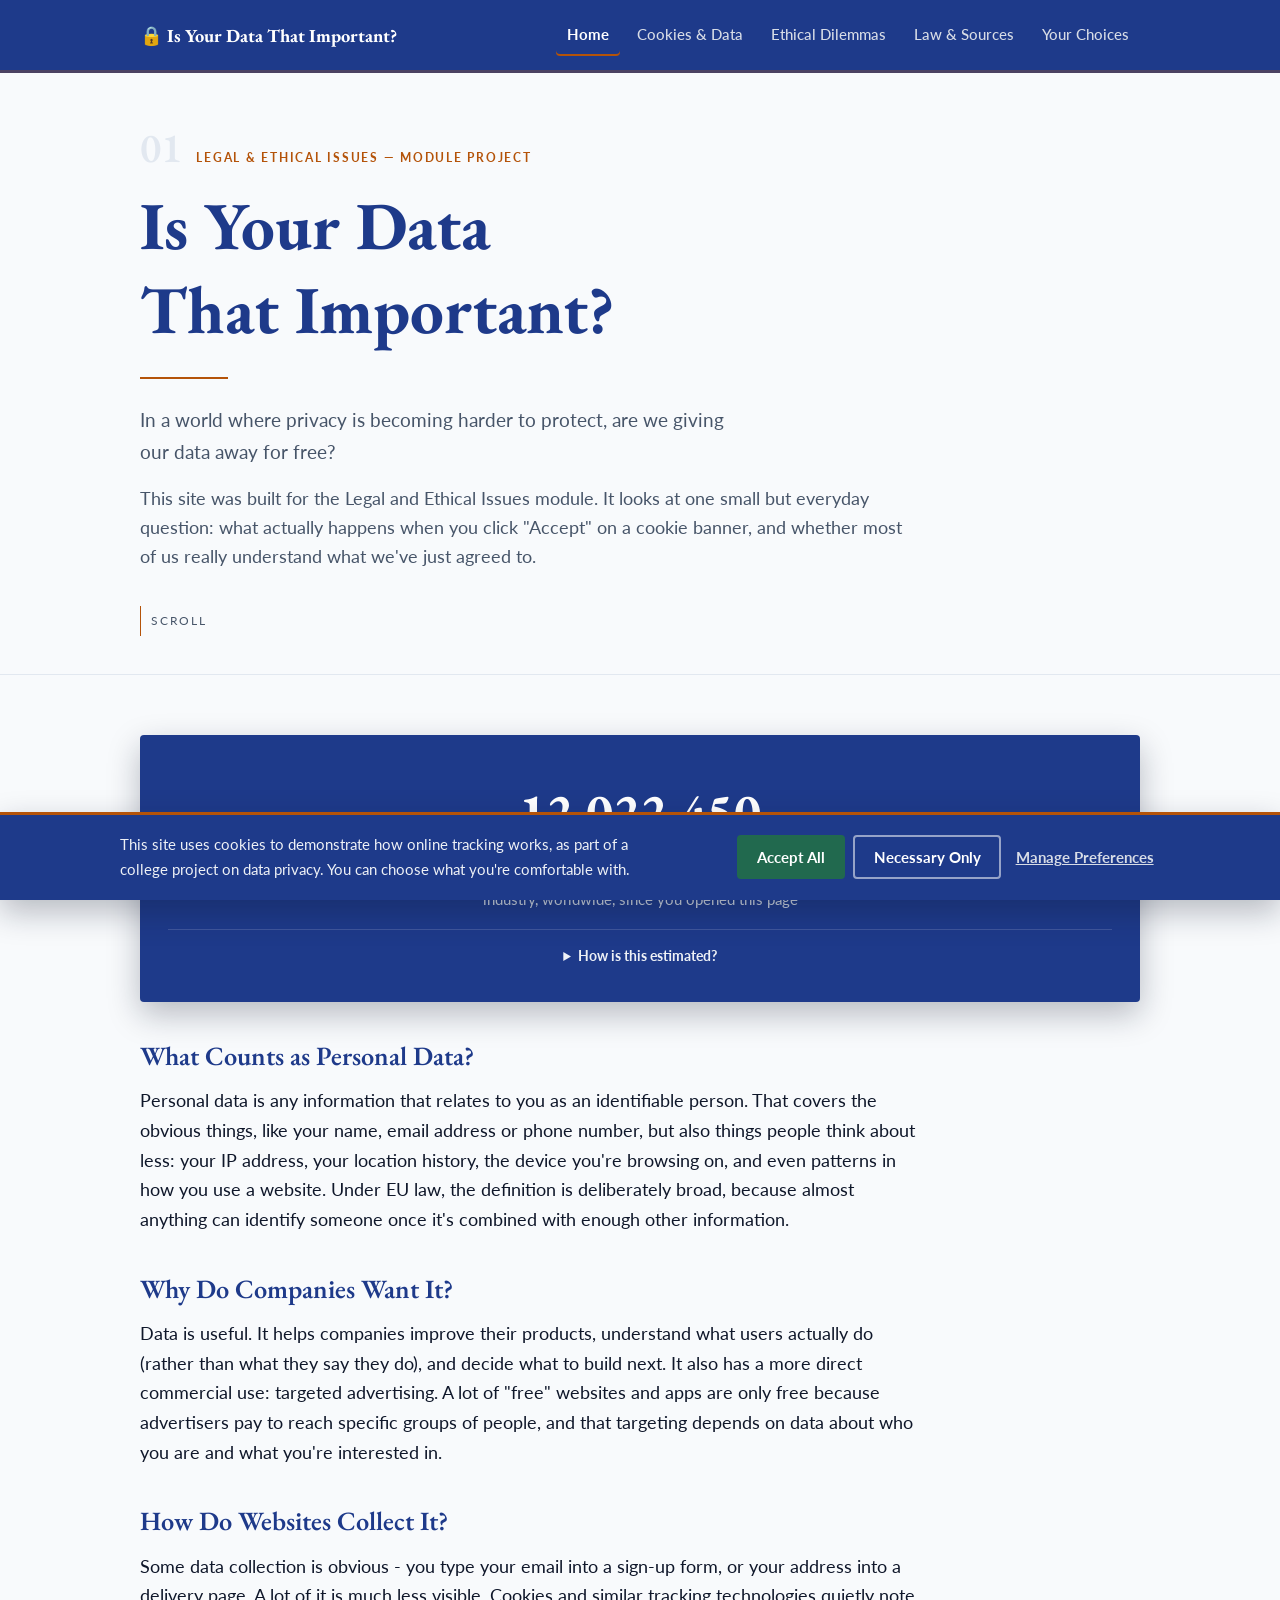
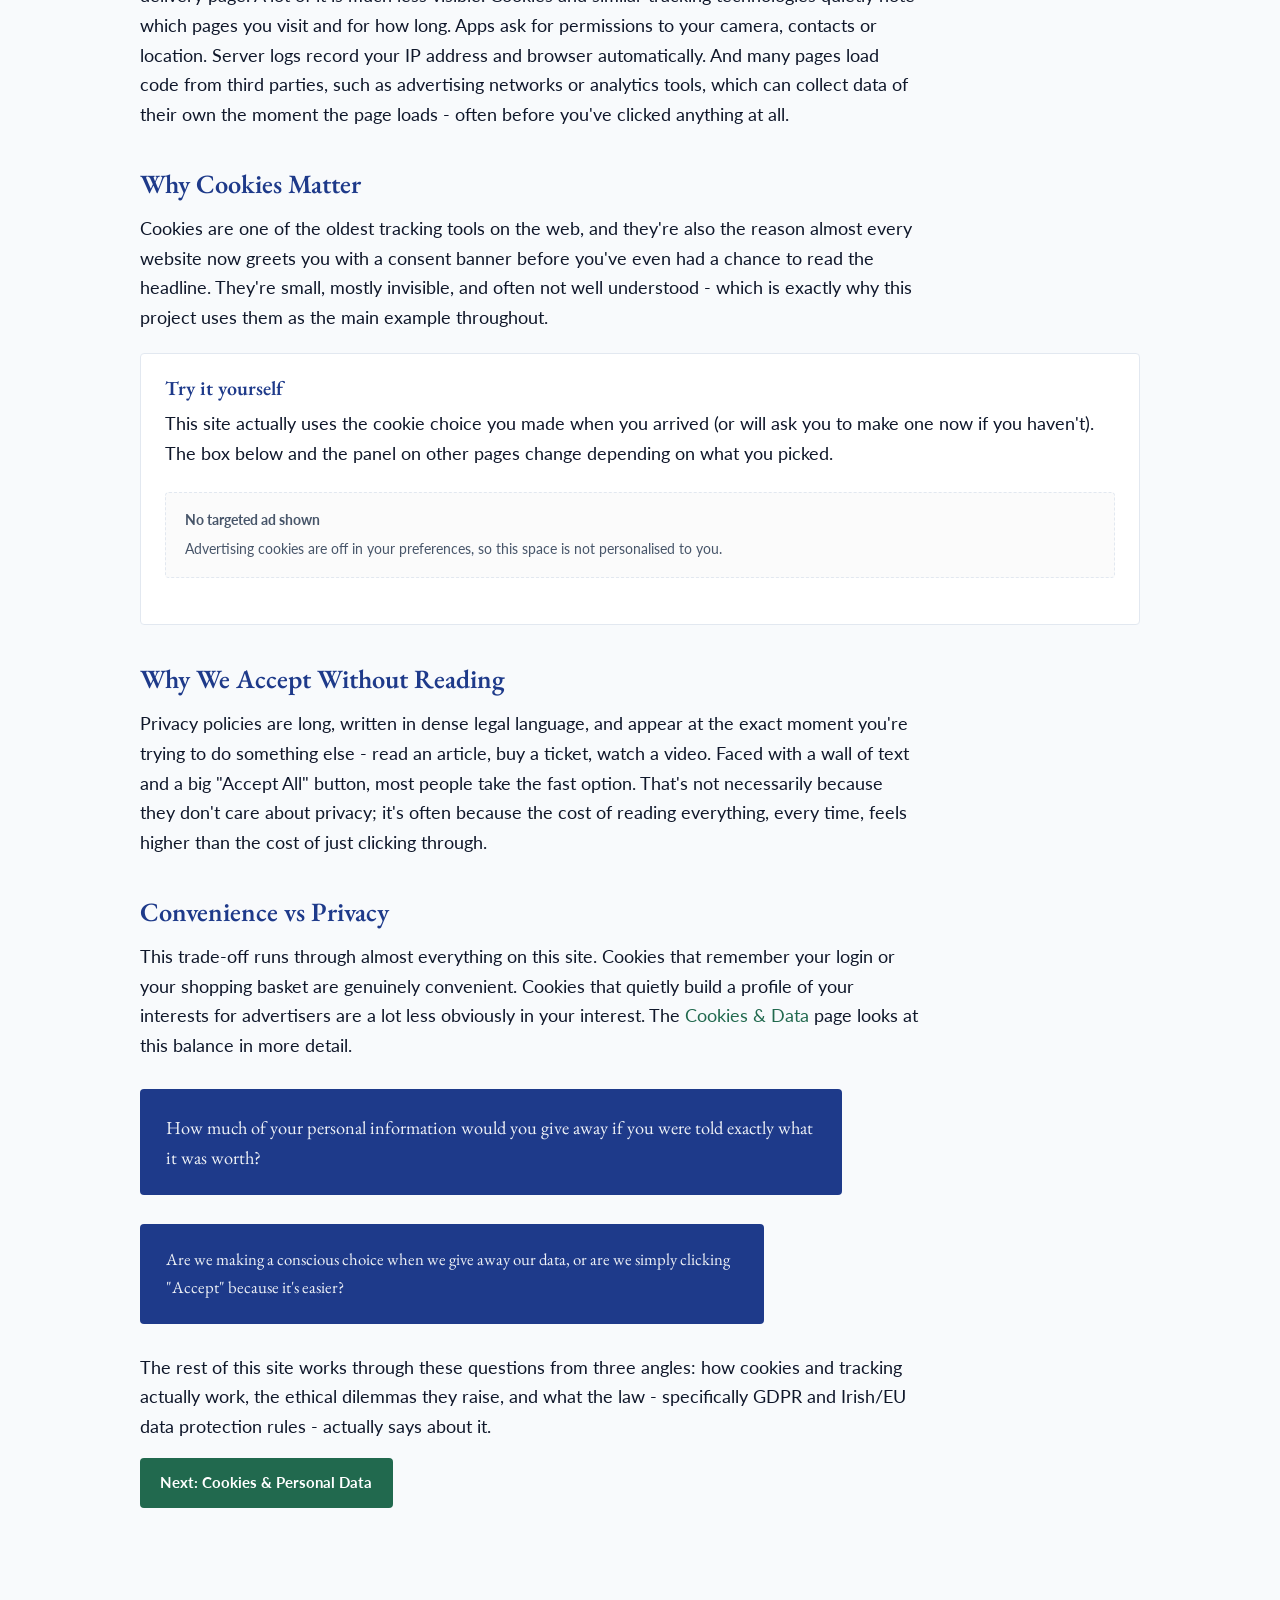
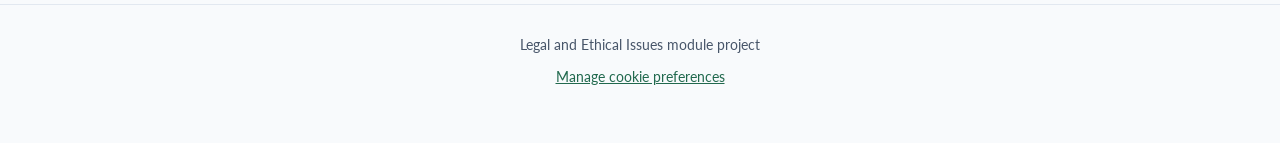
<file: index.html>
<!DOCTYPE html>
<html lang="en">
<head>
<meta charset="UTF-8">
<script>document.documentElement.classList.add('js-enabled');</script>
<meta name="viewport" content="width=device-width, initial-scale=1.0">
<title>Is Your Data That Important? — Home</title>
<meta name="description" content="An academic project on cookies, online tracking and consent, made for the Legal and Ethical Issues module.">
<link rel="icon" href="data:image/svg+xml,%3Csvg xmlns='http://www.w3.org/2000/svg' viewBox='0 0 100 100'%3E%3Ctext y='.9em' font-size='90'%3E%F0%9F%94%92%3C/text%3E%3C/svg%3E">
<link rel="stylesheet" href="style.css">
</head>
<body>

<header class="site-header">
  <div class="reading-progress" id="readingProgress"></div>
  <div class="nav-container">
    <a href="index.html" class="logo">🔒 Is Your Data That Important?</a>
    <button class="nav-toggle" id="navToggle" aria-label="Toggle navigation" aria-expanded="false">☰</button>
    <nav class="site-nav" id="siteNav">
      <a href="index.html" class="nav-link active">Home</a>
      <a href="cookies.html" class="nav-link">Cookies &amp; Data</a>
      <a href="ethics.html" class="nav-link">Ethical Dilemmas</a>
      <a href="law.html" class="nav-link">Law &amp; Sources</a>
      <a href="choices.html" class="nav-link">Your Choices</a>
    </nav>
  </div>
</header>

<main>
  <section class="hero">
    <div class="container">
      <p class="page-marker"><span class="page-marker-number">01</span><span class="page-marker-label">Legal &amp; Ethical Issues — Module Project</span></p>
      <h1 class="hero-headline"><span class="line">Is Your Data</span><span class="line">That Important?</span></h1>
      <span class="hero-rule" aria-hidden="true"></span>
      <p class="subtitle">In a world where privacy is becoming harder to protect, are we giving our data away for free?</p>
      <p class="page-intro">This site was built for the Legal and Ethical Issues module. It looks at one small but everyday question: what actually happens when you click "Accept" on a cookie banner, and whether most of us really understand what we've just agreed to.</p>
      <div class="scroll-cue" aria-hidden="true"><span class="scroll-line"></span><span>Scroll</span></div>
    </div>
  </section>

  <div class="container">

    <div id="cookieStatus" class="cookie-status"></div>

    <div class="counter-card">
      <p class="counter-number" id="dataCounter">0</p>
      <p class="counter-caption">estimated personal-data broadcasts by the real-time bidding advertising industry, worldwide, since you opened this page</p>
      <details class="counter-details">
        <summary>How is this estimated?</summary>
        <p>This number isn't measured from this site or from you - it's a real published estimate, spread out over time. The Irish Council for Civil Liberties found that "real-time bidding" advertising broadcasts personal data an estimated 178 trillion times a year across the US and Europe combined, which works out to roughly 5.6 million times every second. This counter just multiplies that rate by the seconds you've spent on this page, to make an abstract number feel a bit more concrete. See <a href="law.html">Law &amp; Sources</a> for the original report.</p>
      </details>
    </div>

    <h2>What Counts as Personal Data?</h2>
    <p>Personal data is any information that relates to you as an identifiable person. That covers the obvious things, like your name, email address or phone number, but also things people think about less: your IP address, your location history, the device you're browsing on, and even patterns in how you use a website. Under EU law, the definition is deliberately broad, because almost anything can identify someone once it's combined with enough other information.</p>

    <h2>Why Do Companies Want It?</h2>
    <p>Data is useful. It helps companies improve their products, understand what users actually do (rather than what they say they do), and decide what to build next. It also has a more direct commercial use: targeted advertising. A lot of "free" websites and apps are only free because advertisers pay to reach specific groups of people, and that targeting depends on data about who you are and what you're interested in.</p>

    <h2>How Do Websites Collect It?</h2>
    <p>Some data collection is obvious - you type your email into a sign-up form, or your address into a delivery page. A lot of it is much less visible. Cookies and similar tracking technologies quietly note which pages you visit and for how long. Apps ask for permissions to your camera, contacts or location. Server logs record your IP address and browser automatically. And many pages load code from third parties, such as advertising networks or analytics tools, which can collect data of their own the moment the page loads - often before you've clicked anything at all.</p>

    <h2>Why Cookies Matter</h2>
    <p>Cookies are one of the oldest tracking tools on the web, and they're also the reason almost every website now greets you with a consent banner before you've even had a chance to read the headline. They're small, mostly invisible, and often not well understood - which is exactly why this project uses them as the main example throughout.</p>

    <div class="card">
      <h3>Try it yourself</h3>
      <p>This site actually uses the cookie choice you made when you arrived (or will ask you to make one now if you haven't). The box below and the panel on other pages change depending on what you picked.</p>
      <div id="adBox" class="ad-box"></div>
    </div>

    <h2>Why We Accept Without Reading</h2>
    <p>Privacy policies are long, written in dense legal language, and appear at the exact moment you're trying to do something else - read an article, buy a ticket, watch a video. Faced with a wall of text and a big "Accept All" button, most people take the fast option. That's not necessarily because they don't care about privacy; it's often because the cost of reading everything, every time, feels higher than the cost of just clicking through.</p>

    <h2>Convenience vs Privacy</h2>
    <p>This trade-off runs through almost everything on this site. Cookies that remember your login or your shopping basket are genuinely convenient. Cookies that quietly build a profile of your interests for advertisers are a lot less obviously in your interest. The <a href="cookies.html">Cookies &amp; Data</a> page looks at this balance in more detail.</p>

    <div class="question-box">
      <p>How much of your personal information would you give away if you were told exactly what it was worth?</p>
    </div>

    <div class="question-box small">
      <p>Are we making a conscious choice when we give away our data, or are we simply clicking "Accept" because it's easier?</p>
    </div>

    <p>The rest of this site works through these questions from three angles: how cookies and tracking actually work, the ethical dilemmas they raise, and what the law - specifically GDPR and Irish/EU data protection rules - actually says about it.</p>

    <p><a href="cookies.html" class="btn btn-primary" style="color:#fff;">Next: Cookies &amp; Personal Data</a></p>

  </div>
</main>

<footer class="site-footer">
  <div class="container">
    <p>Legal and Ethical Issues module project<!-- add your name and student number here --></p>
    <p><button id="cookieSettingsLink" class="link-button" type="button">Manage cookie preferences</button></p>
  </div>
</footer>

<div class="cookie-banner" id="cookieBanner" hidden>
  <div class="cookie-banner-content">
    <p>This site uses cookies to demonstrate how online tracking works, as part of a college project on data privacy. You can choose what you're comfortable with.</p>
    <div class="cookie-banner-buttons">
      <button id="acceptAllBtn" class="btn btn-primary" type="button">Accept All</button>
      <button id="necessaryOnlyBtn" class="btn btn-secondary" type="button">Necessary Only</button>
      <button id="managePrefsBtn" class="btn btn-text" type="button">Manage Preferences</button>
    </div>
  </div>
</div>

<div class="modal-overlay" id="prefsModalOverlay" hidden>
  <div class="modal" role="dialog" aria-modal="true" aria-labelledby="prefsModalTitle">
    <h2 id="prefsModalTitle">Manage Cookie Preferences</h2>
    <p>Choose which categories of cookies you're okay with. You can change this at any time from the link in the footer.</p>

    <div class="pref-row">
      <div>
        <h3>Necessary</h3>
        <p>Required for the site to work properly, including remembering your cookie choice itself. These can't be switched off.</p>
      </div>
      <input type="checkbox" checked disabled aria-label="Necessary cookies, always on">
    </div>

    <div class="pref-row">
      <div>
        <h3>Analytics</h3>
        <p>Would normally be used to understand how visitors use a site - which pages they visit, how long they stay, and what device or browser they're using.</p>
      </div>
      <input type="checkbox" id="analyticsCheckbox" aria-label="Analytics cookies">
    </div>

    <div class="pref-row">
      <div>
        <h3>Advertising / Tracking</h3>
        <p>Would normally be used to track behaviour across sites and build a profile for targeted advertising.</p>
      </div>
      <input type="checkbox" id="advertisingCheckbox" aria-label="Advertising and tracking cookies">
    </div>

    <div class="modal-buttons">
      <button id="savePrefsBtn" class="btn btn-primary" type="button" style="background:var(--accent);border-color:var(--accent);color:#fff;">Save Preferences</button>
      <button id="closeModalBtn" class="btn btn-text" type="button" style="color:var(--text-muted);">Cancel</button>
    </div>
  </div>
</div>

<script src="script.js"></script>
</body>
</html>
</file>
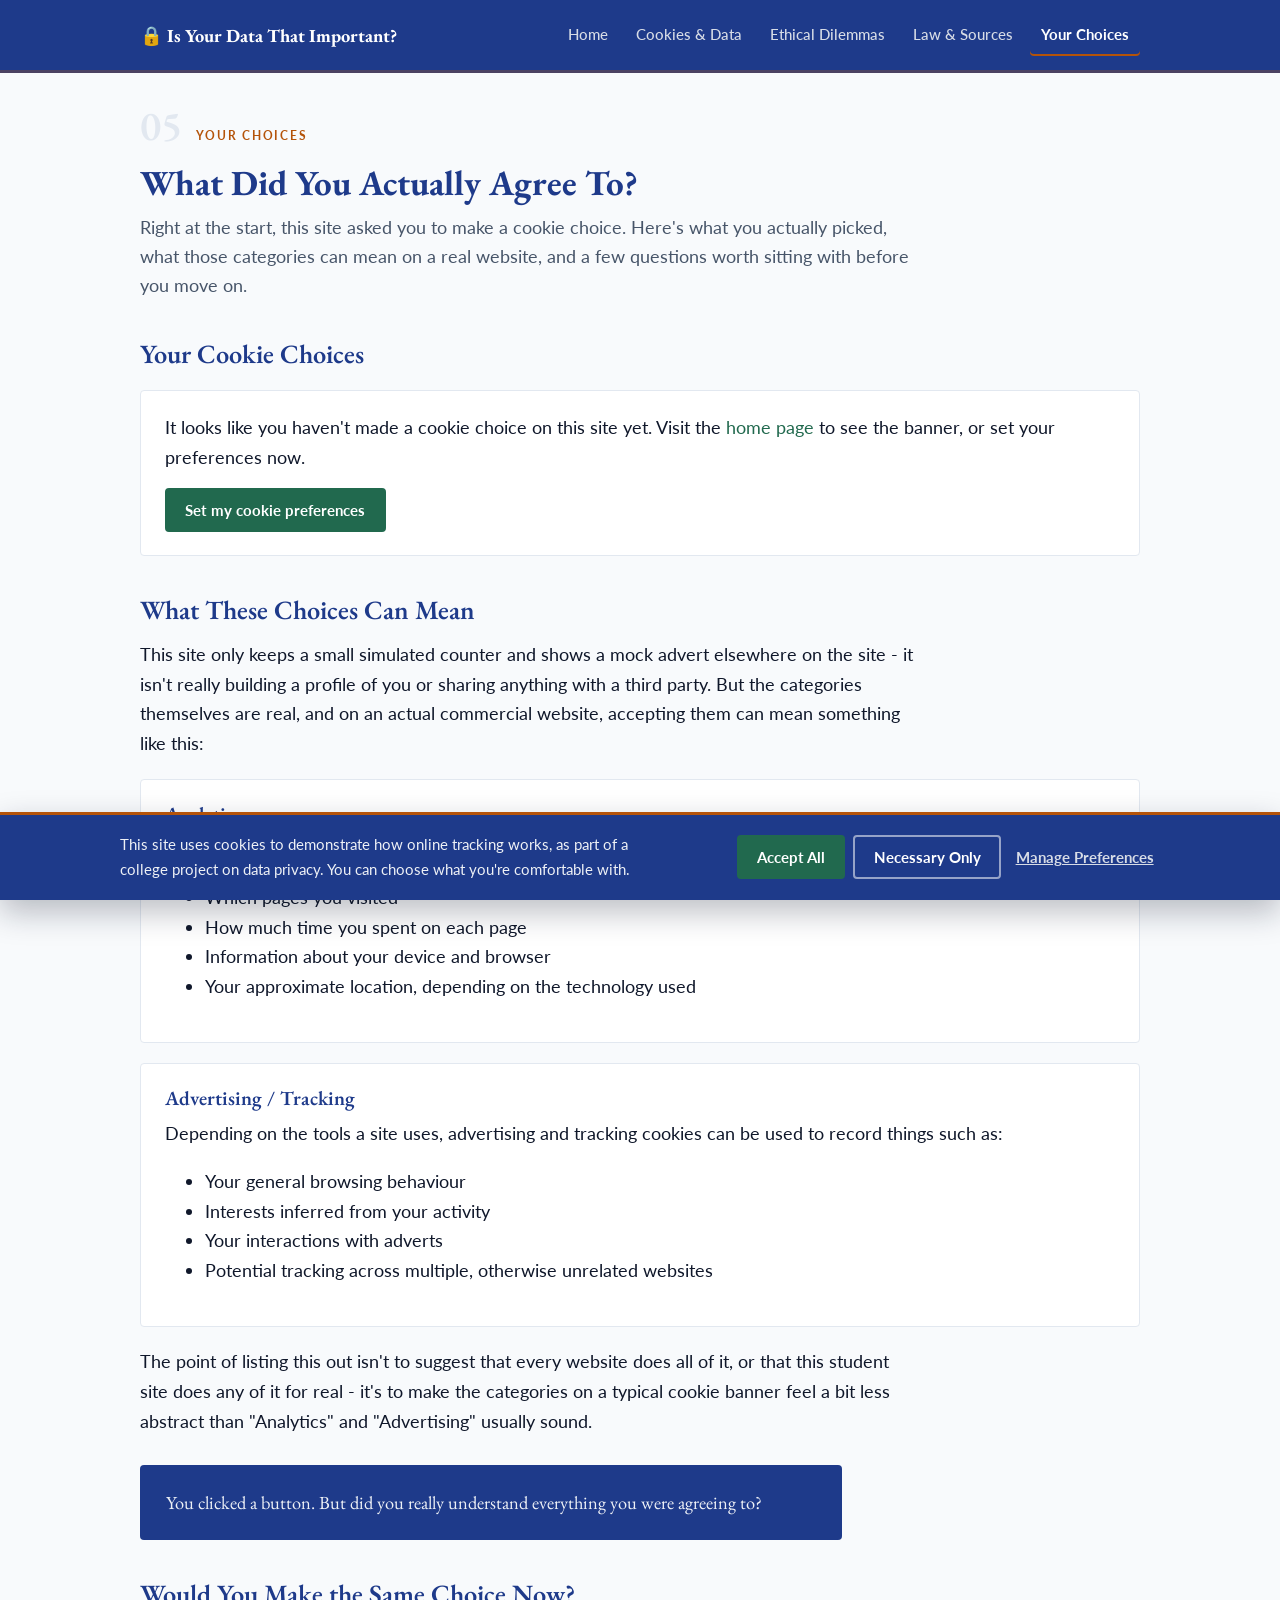
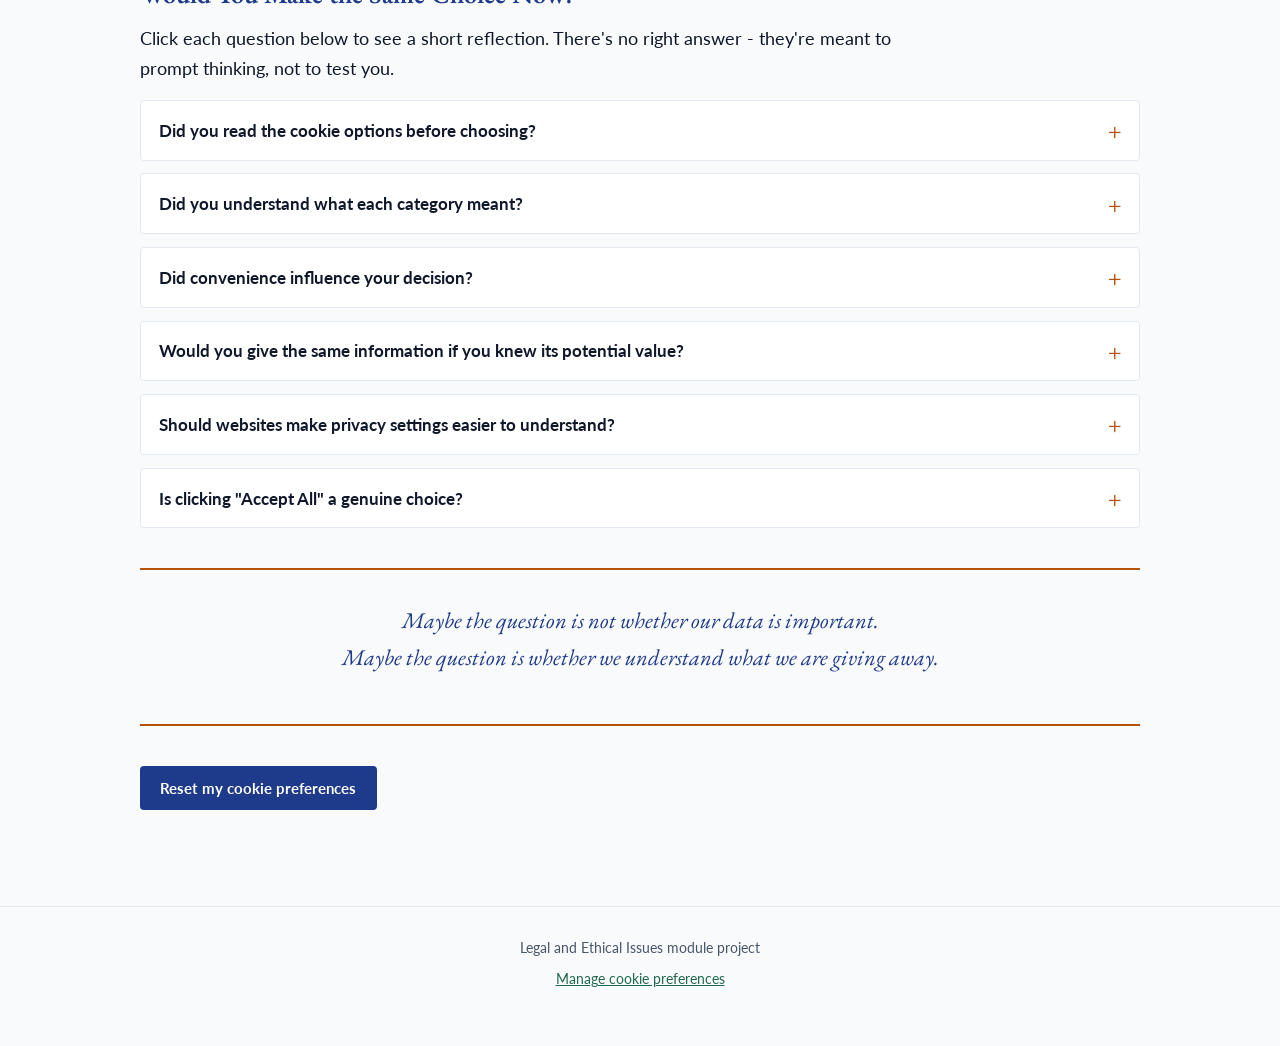
<file: choices.html>
<!DOCTYPE html>
<html lang="en">
<head>
<meta charset="UTF-8">
<script>document.documentElement.classList.add('js-enabled');</script>
<meta name="viewport" content="width=device-width, initial-scale=1.0">
<title>Is Your Data That Important? — Your Choices</title>
<meta name="description" content="See the cookie choice you made on this site, what those categories can mean in real websites, and reflect on whether you'd choose the same way again.">
<link rel="icon" href="data:image/svg+xml,%3Csvg xmlns='http://www.w3.org/2000/svg' viewBox='0 0 100 100'%3E%3Ctext y='.9em' font-size='90'%3E%F0%9F%94%92%3C/text%3E%3C/svg%3E">
<link rel="stylesheet" href="style.css">
</head>
<body>

<header class="site-header">
  <div class="reading-progress" id="readingProgress"></div>
  <div class="nav-container">
    <a href="index.html" class="logo">🔒 Is Your Data That Important?</a>
    <button class="nav-toggle" id="navToggle" aria-label="Toggle navigation" aria-expanded="false">☰</button>
    <nav class="site-nav" id="siteNav">
      <a href="index.html" class="nav-link">Home</a>
      <a href="cookies.html" class="nav-link">Cookies &amp; Data</a>
      <a href="ethics.html" class="nav-link">Ethical Dilemmas</a>
      <a href="law.html" class="nav-link">Law &amp; Sources</a>
      <a href="choices.html" class="nav-link active">Your Choices</a>
    </nav>
  </div>
</header>

<main>
  <div class="container">
    <p class="page-marker"><span class="page-marker-number">05</span><span class="page-marker-label">Your Choices</span></p>
    <h1>What Did You Actually Agree To?</h1>
    <p class="page-intro">Right at the start, this site asked you to make a cookie choice. Here's what you actually picked, what those categories can mean on a real website, and a few questions worth sitting with before you move on.</p>

    <div id="cookieStatus" class="cookie-status"></div>

    <h2>Your Cookie Choices</h2>
    <div id="choicesSummary" class="card"></div>

    <h2>What These Choices Can Mean</h2>
    <p>This site only keeps a small simulated counter and shows a mock advert elsewhere on the site - it isn't really building a profile of you or sharing anything with a third party. But the categories themselves are real, and on an actual commercial website, accepting them can mean something like this:</p>

    <div class="card">
      <h3>Analytics</h3>
      <p>Depending on the tools a site uses, analytics cookies can be used to record things such as:</p>
      <ul>
        <li>Which pages you visited</li>
        <li>How much time you spent on each page</li>
        <li>Information about your device and browser</li>
        <li>Your approximate location, depending on the technology used</li>
      </ul>
    </div>

    <div class="card">
      <h3>Advertising / Tracking</h3>
      <p>Depending on the tools a site uses, advertising and tracking cookies can be used to record things such as:</p>
      <ul>
        <li>Your general browsing behaviour</li>
        <li>Interests inferred from your activity</li>
        <li>Your interactions with adverts</li>
        <li>Potential tracking across multiple, otherwise unrelated websites</li>
      </ul>
    </div>

    <p>The point of listing this out isn't to suggest that every website does all of it, or that this student site does any of it for real - it's to make the categories on a typical cookie banner feel a bit less abstract than "Analytics" and "Advertising" usually sound.</p>

    <div class="question-box">
      <p>You clicked a button. But did you really understand everything you were agreeing to?</p>
    </div>

    <h2>Would You Make the Same Choice Now?</h2>
    <p>Click each question below to see a short reflection. There's no right answer - they're meant to prompt thinking, not to test you.</p>

    <div class="reflect-item">
      <button class="reflect-question" type="button"><span class="reflect-question-text">Did you read the cookie options before choosing?</span><span class="reflect-icon" aria-hidden="true">+</span></button>
      <div class="reflect-answer"><p>Most people don't, and the banner on this site was deliberately built the way most real banners are - quick to click through without reading closely. If you didn't read it either, you're in good company, which is itself worth noticing.</p></div>
    </div>

    <div class="reflect-item">
      <button class="reflect-question" type="button"><span class="reflect-question-text">Did you understand what each category meant?</span><span class="reflect-icon" aria-hidden="true">+</span></button>
      <div class="reflect-answer"><p>Necessary cookies are usually easy to picture. Analytics and advertising cookies are more abstract - it's one thing to read the word "tracking," and another to actually picture pages visited, time spent, and inferred interests as one connected profile.</p></div>
    </div>

    <div class="reflect-item">
      <button class="reflect-question" type="button"><span class="reflect-question-text">Did convenience influence your decision?</span><span class="reflect-icon" aria-hidden="true">+</span></button>
      <div class="reflect-answer"><p>If it did, that's not unusual - it's the whole reason banners are designed the way they are. The more interesting question isn't whether convenience mattered, but how much it should.</p></div>
    </div>

    <div class="reflect-item">
      <button class="reflect-question" type="button"><span class="reflect-question-text">Would you give the same information if you knew its potential value?</span><span class="reflect-icon" aria-hidden="true">+</span></button>
      <div class="reflect-answer"><p>Personal data is genuinely valuable to advertisers, which is part of why it's collected so widely. Whether knowing a rough "price" for your own data would change your choices is a fair thing to sit with.</p></div>
    </div>

    <div class="reflect-item">
      <button class="reflect-question" type="button"><span class="reflect-question-text">Should websites make privacy settings easier to understand?</span><span class="reflect-icon" aria-hidden="true">+</span></button>
      <div class="reflect-answer"><p>Regulators increasingly say yes - the ePrivacy and GDPR rules covered on the <a href="law.html">Law &amp; Sources</a> page are partly aimed at exactly this. Whether cookie banners actually achieve it in practice is a separate question.</p></div>
    </div>

    <div class="reflect-item">
      <button class="reflect-question" type="button"><span class="reflect-question-text">Is clicking "Accept All" a genuine choice?</span><span class="reflect-icon" aria-hidden="true">+</span></button>
      <div class="reflect-answer"><p>It's a choice in the technical sense - nobody is forcing your hand. Whether it's a fully informed one, given how these banners are usually designed, is close to the heart of Dilemma 1 on the <a href="ethics.html">Ethical Dilemmas</a> page.</p></div>
    </div>

    <div class="final-reflection">
      <p>Maybe the question is not whether our data is important.<br>Maybe the question is whether we understand what we are giving away.</p>
    </div>

    <p><button id="resetPrefsBtn" class="btn btn-secondary" type="button" style="background:var(--navy);border-color:var(--navy);">Reset my cookie preferences</button></p>
  </div>
</main>

<footer class="site-footer">
  <div class="container">
    <p>Legal and Ethical Issues module project<!-- add your name and student number here --></p>
    <p><button id="cookieSettingsLink" class="link-button" type="button">Manage cookie preferences</button></p>
  </div>
</footer>

<div class="cookie-banner" id="cookieBanner" hidden>
  <div class="cookie-banner-content">
    <p>This site uses cookies to demonstrate how online tracking works, as part of a college project on data privacy. You can choose what you're comfortable with.</p>
    <div class="cookie-banner-buttons">
      <button id="acceptAllBtn" class="btn btn-primary" type="button">Accept All</button>
      <button id="necessaryOnlyBtn" class="btn btn-secondary" type="button">Necessary Only</button>
      <button id="managePrefsBtn" class="btn btn-text" type="button">Manage Preferences</button>
    </div>
  </div>
</div>

<div class="modal-overlay" id="prefsModalOverlay" hidden>
  <div class="modal" role="dialog" aria-modal="true" aria-labelledby="prefsModalTitle">
    <h2 id="prefsModalTitle">Manage Cookie Preferences</h2>
    <p>Choose which categories of cookies you're okay with. You can change this at any time from the link in the footer.</p>

    <div class="pref-row">
      <div>
        <h3>Necessary</h3>
        <p>Required for the site to work properly, including remembering your cookie choice itself. These can't be switched off.</p>
      </div>
      <input type="checkbox" checked disabled aria-label="Necessary cookies, always on">
    </div>

    <div class="pref-row">
      <div>
        <h3>Analytics</h3>
        <p>Would normally be used to understand how visitors use a site - which pages they visit, how long they stay, and what device or browser they're using.</p>
      </div>
      <input type="checkbox" id="analyticsCheckbox" aria-label="Analytics cookies">
    </div>

    <div class="pref-row">
      <div>
        <h3>Advertising / Tracking</h3>
        <p>Would normally be used to track behaviour across sites and build a profile for targeted advertising.</p>
      </div>
      <input type="checkbox" id="advertisingCheckbox" aria-label="Advertising and tracking cookies">
    </div>

    <div class="modal-buttons">
      <button id="savePrefsBtn" class="btn btn-primary" type="button" style="background:var(--accent);border-color:var(--accent);color:#fff;">Save Preferences</button>
      <button id="closeModalBtn" class="btn btn-text" type="button" style="color:var(--text-muted);">Cancel</button>
    </div>
  </div>
</div>

<script src="script.js"></script>
</body>
</html>
</file>
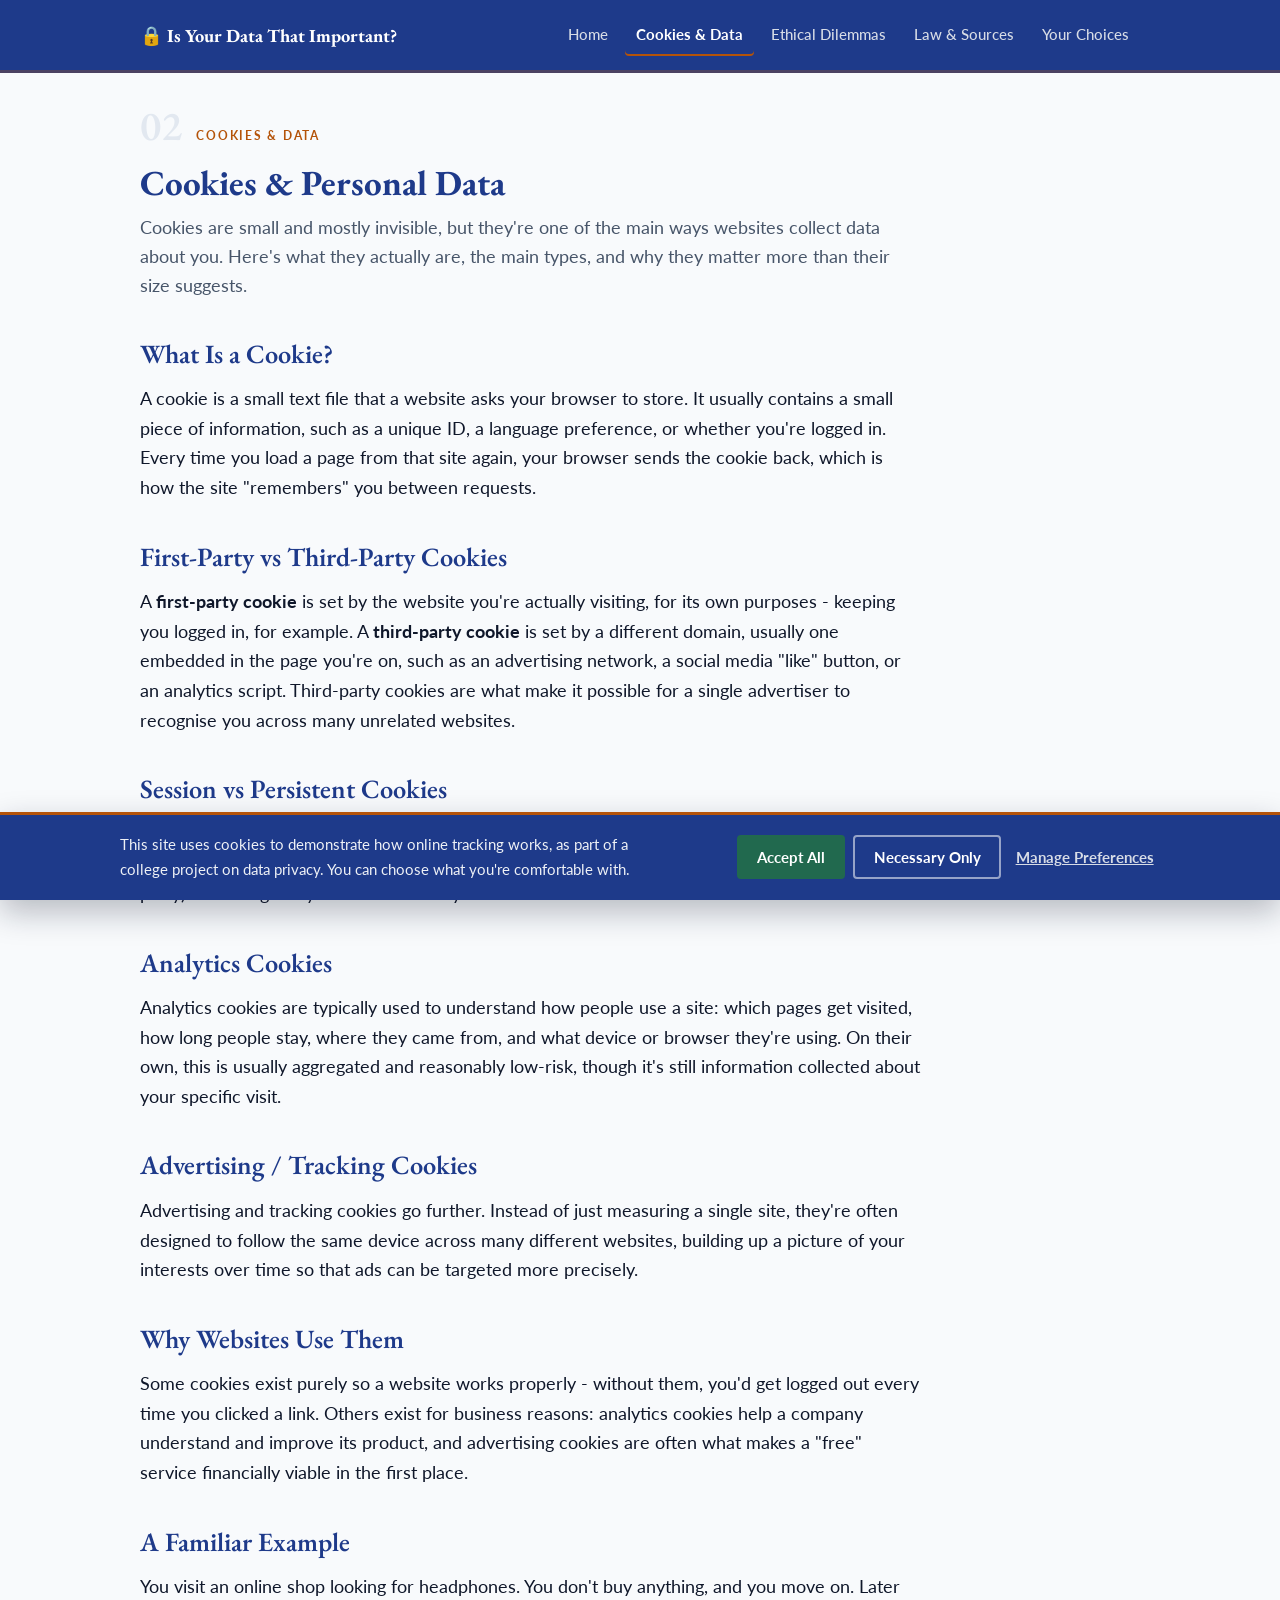
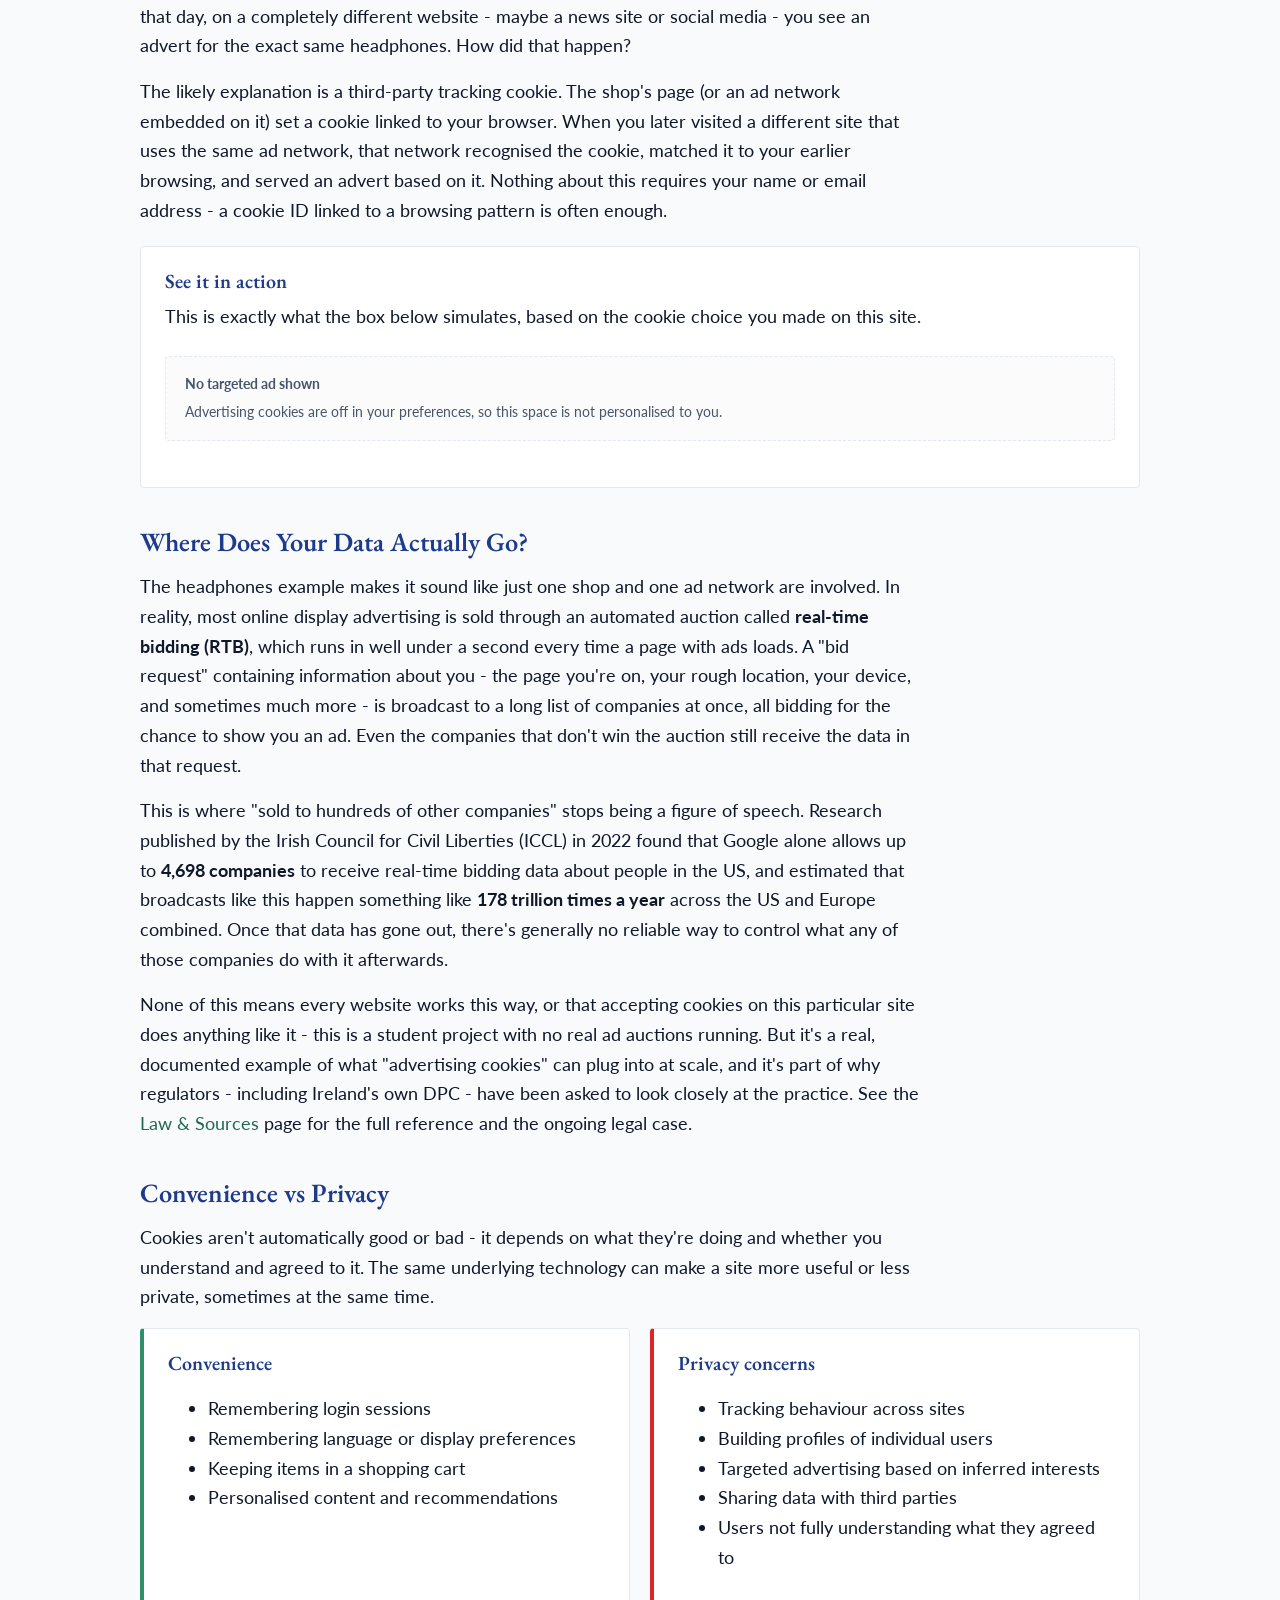
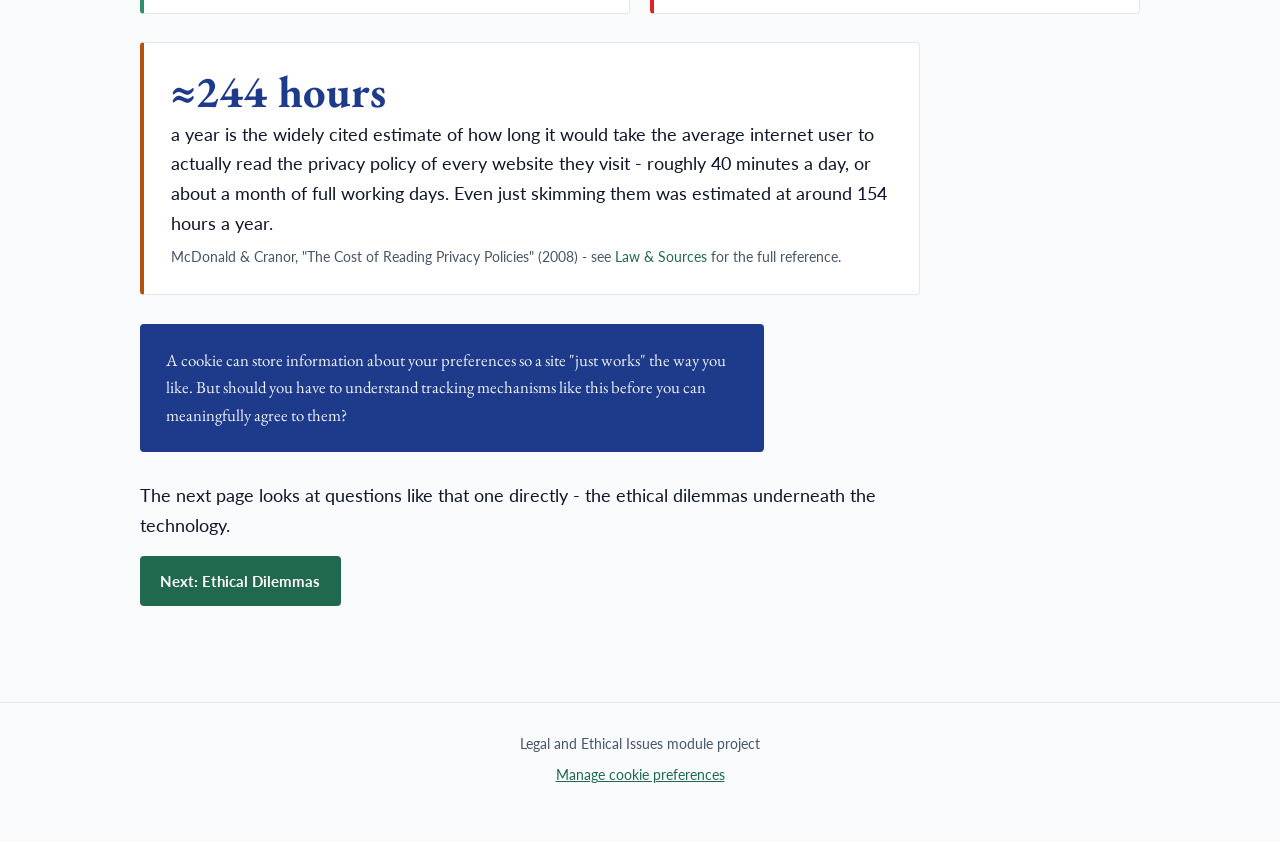
<file: cookies.html>
<!DOCTYPE html>
<html lang="en">
<head>
<meta charset="UTF-8">
<script>document.documentElement.classList.add('js-enabled');</script>
<meta name="viewport" content="width=device-width, initial-scale=1.0">
<title>Is Your Data That Important? — Cookies &amp; Data</title>
<meta name="description" content="What cookies are, the different types, and why they sit at the centre of the convenience-versus-privacy trade-off.">
<link rel="icon" href="data:image/svg+xml,%3Csvg xmlns='http://www.w3.org/2000/svg' viewBox='0 0 100 100'%3E%3Ctext y='.9em' font-size='90'%3E%F0%9F%94%92%3C/text%3E%3C/svg%3E">
<link rel="stylesheet" href="style.css">
</head>
<body>

<header class="site-header">
  <div class="reading-progress" id="readingProgress"></div>
  <div class="nav-container">
    <a href="index.html" class="logo">🔒 Is Your Data That Important?</a>
    <button class="nav-toggle" id="navToggle" aria-label="Toggle navigation" aria-expanded="false">☰</button>
    <nav class="site-nav" id="siteNav">
      <a href="index.html" class="nav-link">Home</a>
      <a href="cookies.html" class="nav-link active">Cookies &amp; Data</a>
      <a href="ethics.html" class="nav-link">Ethical Dilemmas</a>
      <a href="law.html" class="nav-link">Law &amp; Sources</a>
      <a href="choices.html" class="nav-link">Your Choices</a>
    </nav>
  </div>
</header>

<main>
  <div class="container">
    <p class="page-marker"><span class="page-marker-number">02</span><span class="page-marker-label">Cookies &amp; Data</span></p>
    <h1>Cookies &amp; Personal Data</h1>
    <p class="page-intro">Cookies are small and mostly invisible, but they're one of the main ways websites collect data about you. Here's what they actually are, the main types, and why they matter more than their size suggests.</p>

    <div id="cookieStatus" class="cookie-status"></div>

    <h2>What Is a Cookie?</h2>
    <p>A cookie is a small text file that a website asks your browser to store. It usually contains a small piece of information, such as a unique ID, a language preference, or whether you're logged in. Every time you load a page from that site again, your browser sends the cookie back, which is how the site "remembers" you between requests.</p>

    <h2>First-Party vs Third-Party Cookies</h2>
    <p>A <strong>first-party cookie</strong> is set by the website you're actually visiting, for its own purposes - keeping you logged in, for example. A <strong>third-party cookie</strong> is set by a different domain, usually one embedded in the page you're on, such as an advertising network, a social media "like" button, or an analytics script. Third-party cookies are what make it possible for a single advertiser to recognise you across many unrelated websites.</p>

    <h2>Session vs Persistent Cookies</h2>
    <p>A <strong>session cookie</strong> is temporary and disappears once you close your browser. A <strong>persistent cookie</strong> is set to last for a fixed period - anywhere from a few days to a few years - so the site (or a third party) can recognise you the next time you visit.</p>

    <h2>Analytics Cookies</h2>
    <p>Analytics cookies are typically used to understand how people use a site: which pages get visited, how long people stay, where they came from, and what device or browser they're using. On their own, this is usually aggregated and reasonably low-risk, though it's still information collected about your specific visit.</p>

    <h2>Advertising / Tracking Cookies</h2>
    <p>Advertising and tracking cookies go further. Instead of just measuring a single site, they're often designed to follow the same device across many different websites, building up a picture of your interests over time so that ads can be targeted more precisely.</p>

    <h2>Why Websites Use Them</h2>
    <p>Some cookies exist purely so a website works properly - without them, you'd get logged out every time you clicked a link. Others exist for business reasons: analytics cookies help a company understand and improve its product, and advertising cookies are often what makes a "free" service financially viable in the first place.</p>

    <h2>A Familiar Example</h2>
    <p>You visit an online shop looking for headphones. You don't buy anything, and you move on. Later that day, on a completely different website - maybe a news site or social media - you see an advert for the exact same headphones. How did that happen?</p>
    <p>The likely explanation is a third-party tracking cookie. The shop's page (or an ad network embedded on it) set a cookie linked to your browser. When you later visited a different site that uses the same ad network, that network recognised the cookie, matched it to your earlier browsing, and served an advert based on it. Nothing about this requires your name or email address - a cookie ID linked to a browsing pattern is often enough.</p>

    <div class="card">
      <h3>See it in action</h3>
      <p>This is exactly what the box below simulates, based on the cookie choice you made on this site.</p>
      <div id="adBox" class="ad-box"></div>
    </div>

    <h2>Where Does Your Data Actually Go?</h2>
    <p>The headphones example makes it sound like just one shop and one ad network are involved. In reality, most online display advertising is sold through an automated auction called <strong>real-time bidding (RTB)</strong>, which runs in well under a second every time a page with ads loads. A "bid request" containing information about you - the page you're on, your rough location, your device, and sometimes much more - is broadcast to a long list of companies at once, all bidding for the chance to show you an ad. Even the companies that don't win the auction still receive the data in that request.</p>
    <p>This is where "sold to hundreds of other companies" stops being a figure of speech. Research published by the Irish Council for Civil Liberties (ICCL) in 2022 found that Google alone allows up to <strong>4,698 companies</strong> to receive real-time bidding data about people in the US, and estimated that broadcasts like this happen something like <strong>178 trillion times a year</strong> across the US and Europe combined. Once that data has gone out, there's generally no reliable way to control what any of those companies do with it afterwards.</p>
    <p>None of this means every website works this way, or that accepting cookies on this particular site does anything like it - this is a student project with no real ad auctions running. But it's a real, documented example of what "advertising cookies" can plug into at scale, and it's part of why regulators - including Ireland's own DPC - have been asked to look closely at the practice. See the <a href="law.html">Law &amp; Sources</a> page for the full reference and the ongoing legal case.</p>

    <h2>Convenience vs Privacy</h2>
    <p>Cookies aren't automatically good or bad - it depends on what they're doing and whether you understand and agreed to it. The same underlying technology can make a site more useful or less private, sometimes at the same time.</p>

    <div class="two-col">
      <div class="card card-convenience">
        <h3>Convenience</h3>
        <ul>
          <li>Remembering login sessions</li>
          <li>Remembering language or display preferences</li>
          <li>Keeping items in a shopping cart</li>
          <li>Personalised content and recommendations</li>
        </ul>
      </div>
      <div class="card card-privacy">
        <h3>Privacy concerns</h3>
        <ul>
          <li>Tracking behaviour across sites</li>
          <li>Building profiles of individual users</li>
          <li>Targeted advertising based on inferred interests</li>
          <li>Sharing data with third parties</li>
          <li>Users not fully understanding what they agreed to</li>
        </ul>
      </div>
    </div>

    <div class="stat-block">
      <p class="stat-number">≈244 hours</p>
      <p class="stat-caption">a year is the widely cited estimate of how long it would take the average internet user to actually read the privacy policy of every website they visit - roughly 40 minutes a day, or about a month of full working days. Even just skimming them was estimated at around 154 hours a year.</p>
      <p class="stat-source">McDonald &amp; Cranor, "The Cost of Reading Privacy Policies" (2008) - see <a href="law.html">Law &amp; Sources</a> for the full reference.</p>
    </div>

    <div class="question-box small">
      <p>A cookie can store information about your preferences so a site "just works" the way you like. But should you have to understand tracking mechanisms like this before you can meaningfully agree to them?</p>
    </div>

    <p>The next page looks at questions like that one directly - the ethical dilemmas underneath the technology.</p>
    <p><a href="ethics.html" class="btn btn-primary" style="color:#fff;">Next: Ethical Dilemmas</a></p>
  </div>
</main>

<footer class="site-footer">
  <div class="container">
    <p>Legal and Ethical Issues module project<!-- add your name and student number here --></p>
    <p><button id="cookieSettingsLink" class="link-button" type="button">Manage cookie preferences</button></p>
  </div>
</footer>

<div class="cookie-banner" id="cookieBanner" hidden>
  <div class="cookie-banner-content">
    <p>This site uses cookies to demonstrate how online tracking works, as part of a college project on data privacy. You can choose what you're comfortable with.</p>
    <div class="cookie-banner-buttons">
      <button id="acceptAllBtn" class="btn btn-primary" type="button">Accept All</button>
      <button id="necessaryOnlyBtn" class="btn btn-secondary" type="button">Necessary Only</button>
      <button id="managePrefsBtn" class="btn btn-text" type="button">Manage Preferences</button>
    </div>
  </div>
</div>

<div class="modal-overlay" id="prefsModalOverlay" hidden>
  <div class="modal" role="dialog" aria-modal="true" aria-labelledby="prefsModalTitle">
    <h2 id="prefsModalTitle">Manage Cookie Preferences</h2>
    <p>Choose which categories of cookies you're okay with. You can change this at any time from the link in the footer.</p>

    <div class="pref-row">
      <div>
        <h3>Necessary</h3>
        <p>Required for the site to work properly, including remembering your cookie choice itself. These can't be switched off.</p>
      </div>
      <input type="checkbox" checked disabled aria-label="Necessary cookies, always on">
    </div>

    <div class="pref-row">
      <div>
        <h3>Analytics</h3>
        <p>Would normally be used to understand how visitors use a site - which pages they visit, how long they stay, and what device or browser they're using.</p>
      </div>
      <input type="checkbox" id="analyticsCheckbox" aria-label="Analytics cookies">
    </div>

    <div class="pref-row">
      <div>
        <h3>Advertising / Tracking</h3>
        <p>Would normally be used to track behaviour across sites and build a profile for targeted advertising.</p>
      </div>
      <input type="checkbox" id="advertisingCheckbox" aria-label="Advertising and tracking cookies">
    </div>

    <div class="modal-buttons">
      <button id="savePrefsBtn" class="btn btn-primary" type="button" style="background:var(--accent);border-color:var(--accent);color:#fff;">Save Preferences</button>
      <button id="closeModalBtn" class="btn btn-text" type="button" style="color:var(--text-muted);">Cancel</button>
    </div>
  </div>
</div>

<script src="script.js"></script>
</body>
</html>
</file>
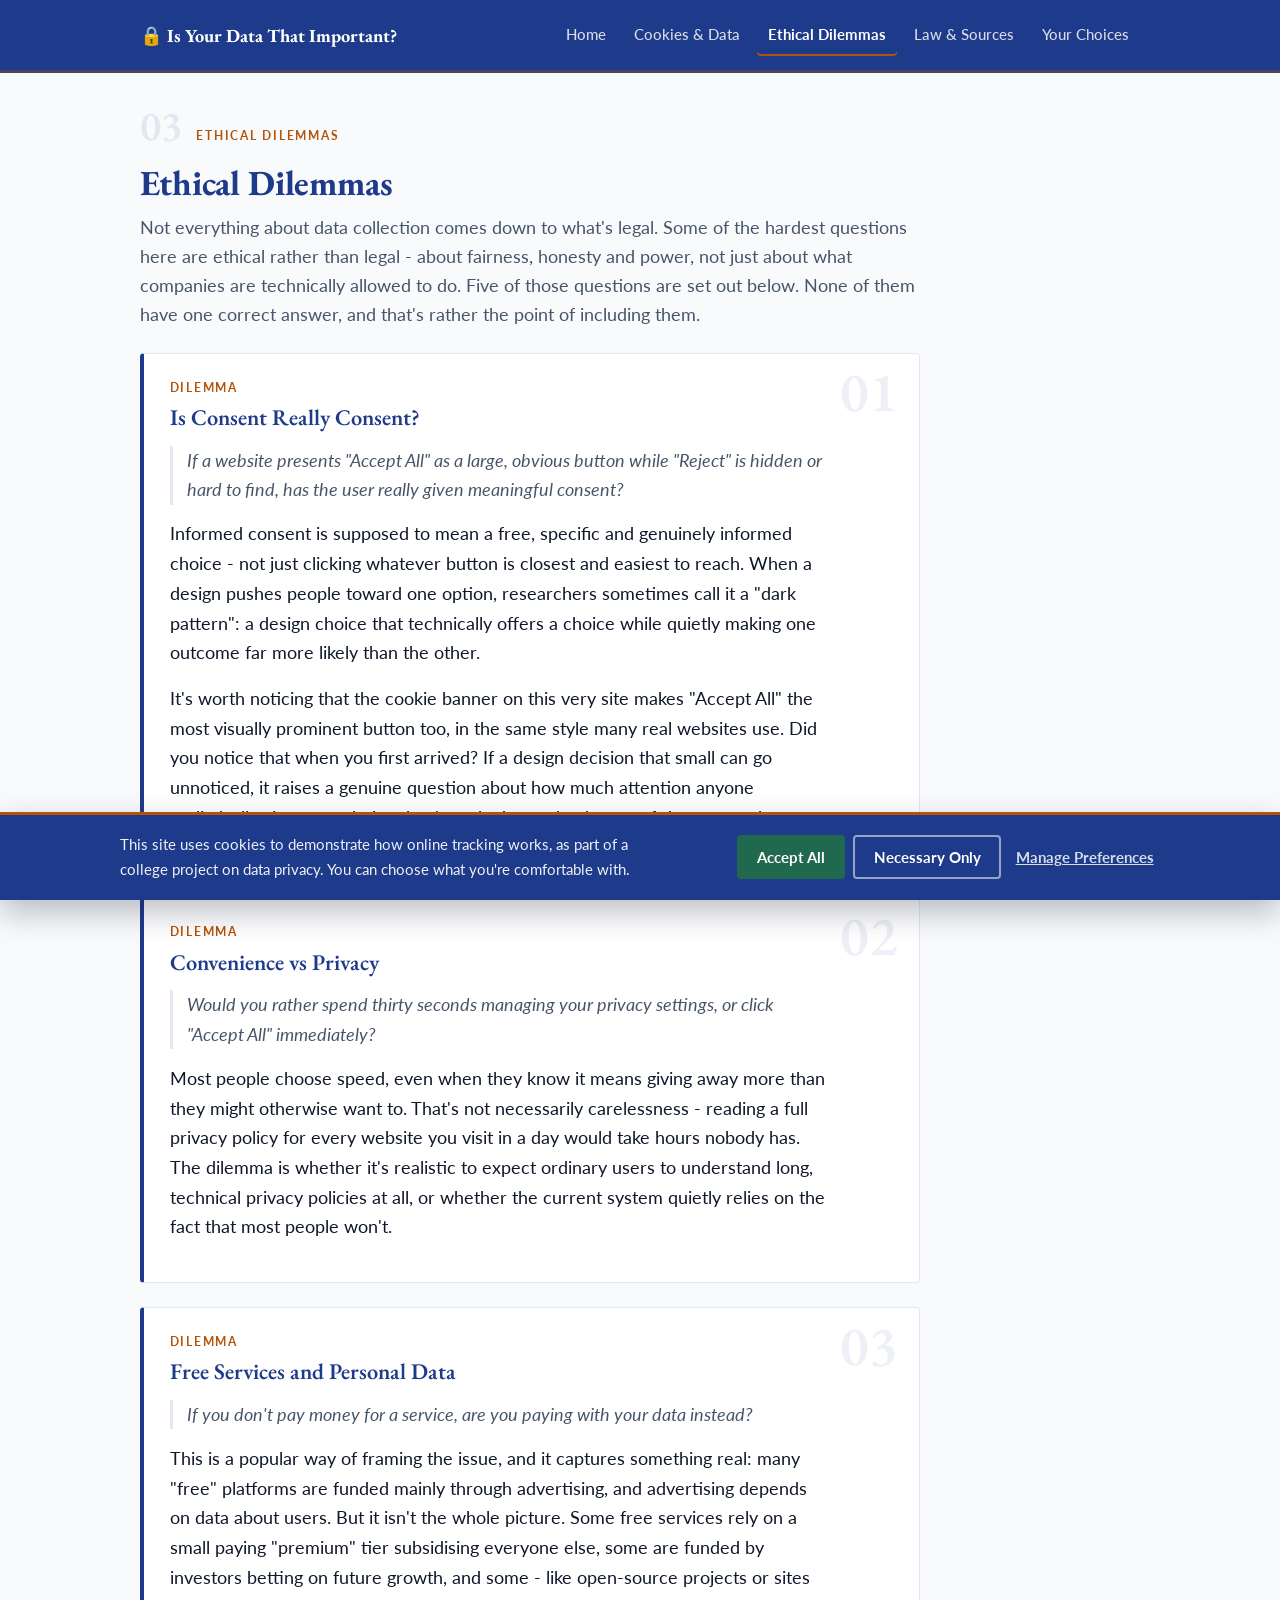
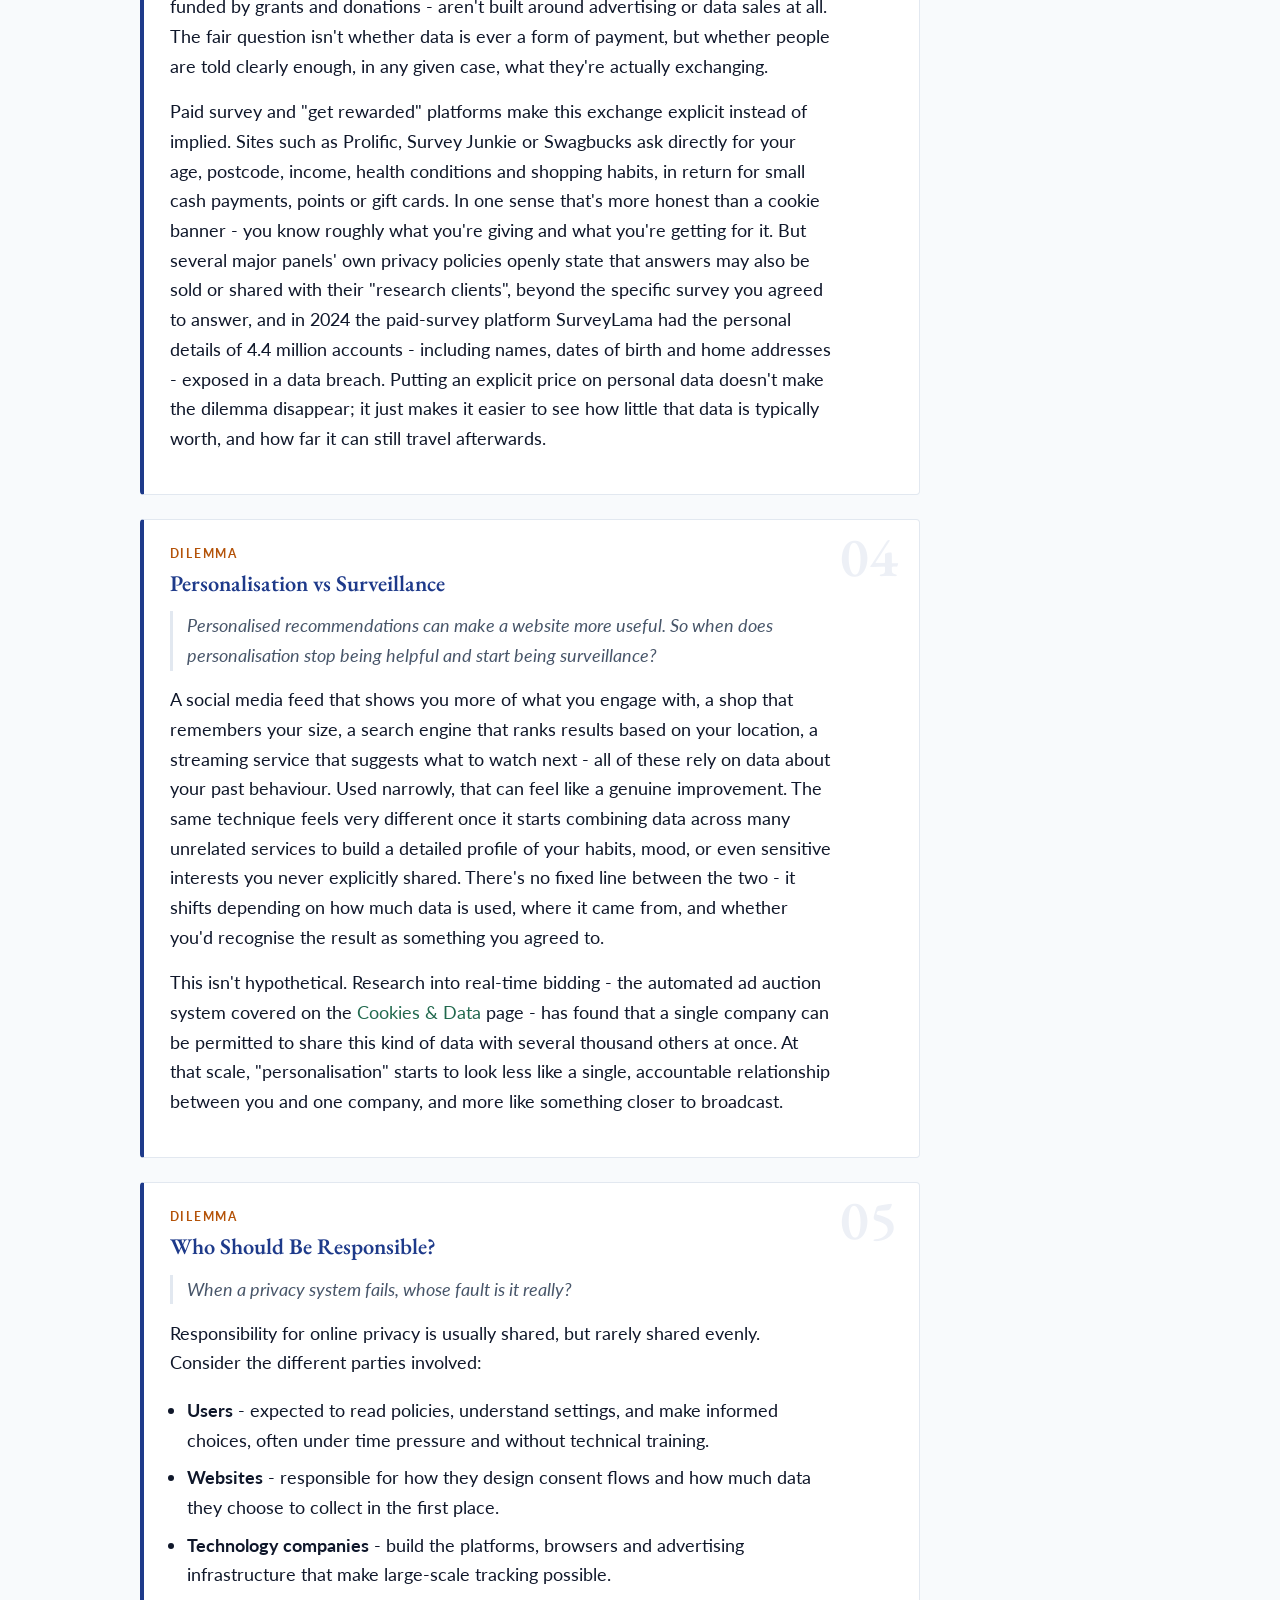
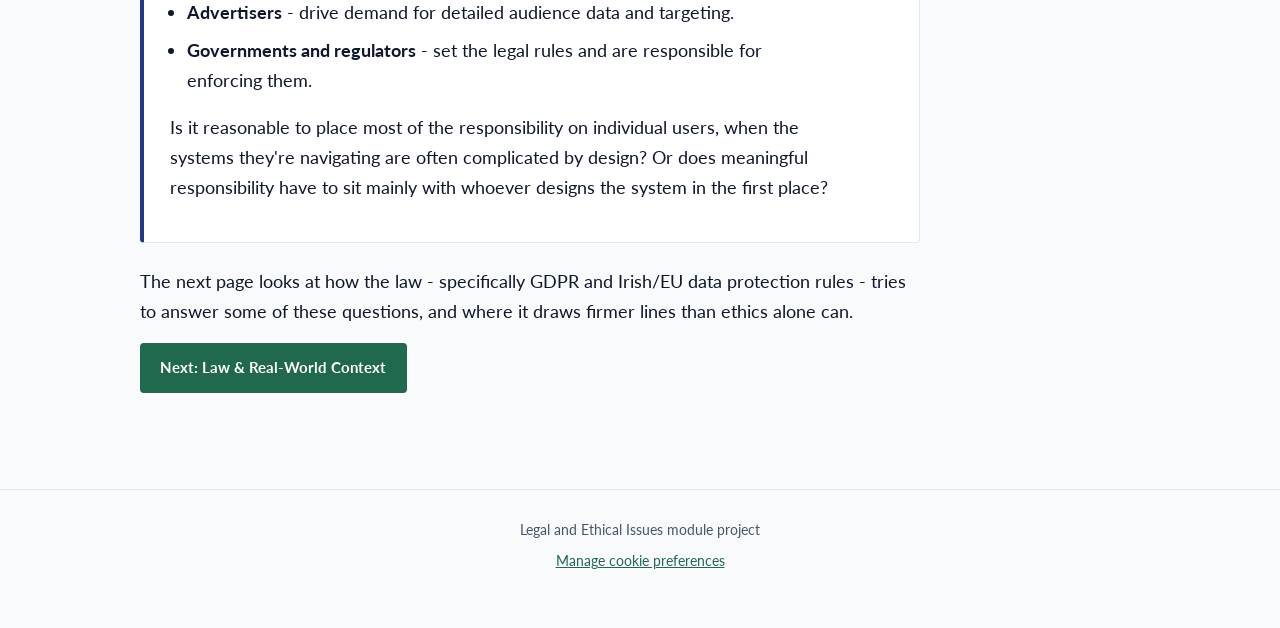
<file: ethics.html>
<!DOCTYPE html>
<html lang="en">
<head>
<meta charset="UTF-8">
<script>document.documentElement.classList.add('js-enabled');</script>
<meta name="viewport" content="width=device-width, initial-scale=1.0">
<title>Is Your Data That Important? — Ethical Dilemmas</title>
<meta name="description" content="Five ethical dilemmas around consent, convenience, free services, personalisation and responsibility for online data collection.">
<link rel="icon" href="data:image/svg+xml,%3Csvg xmlns='http://www.w3.org/2000/svg' viewBox='0 0 100 100'%3E%3Ctext y='.9em' font-size='90'%3E%F0%9F%94%92%3C/text%3E%3C/svg%3E">
<link rel="stylesheet" href="style.css">
</head>
<body>

<header class="site-header">
  <div class="reading-progress" id="readingProgress"></div>
  <div class="nav-container">
    <a href="index.html" class="logo">🔒 Is Your Data That Important?</a>
    <button class="nav-toggle" id="navToggle" aria-label="Toggle navigation" aria-expanded="false">☰</button>
    <nav class="site-nav" id="siteNav">
      <a href="index.html" class="nav-link">Home</a>
      <a href="cookies.html" class="nav-link">Cookies &amp; Data</a>
      <a href="ethics.html" class="nav-link active">Ethical Dilemmas</a>
      <a href="law.html" class="nav-link">Law &amp; Sources</a>
      <a href="choices.html" class="nav-link">Your Choices</a>
    </nav>
  </div>
</header>

<main>
  <div class="container">
    <p class="page-marker"><span class="page-marker-number">03</span><span class="page-marker-label">Ethical Dilemmas</span></p>
    <h1>Ethical Dilemmas</h1>
    <p class="page-intro">Not everything about data collection comes down to what's legal. Some of the hardest questions here are ethical rather than legal - about fairness, honesty and power, not just about what companies are technically allowed to do. Five of those questions are set out below. None of them have one correct answer, and that's rather the point of including them.</p>

    <div id="cookieStatus" class="cookie-status"></div>

    <div class="dilemma">
      <span class="dilemma-number" aria-hidden="true">01</span>
      <p class="dilemma-eyebrow">Dilemma</p>
      <h2>Is Consent Really Consent?</h2>
      <p class="scenario">If a website presents "Accept All" as a large, obvious button while "Reject" is hidden or hard to find, has the user really given meaningful consent?</p>
      <p>Informed consent is supposed to mean a free, specific and genuinely informed choice - not just clicking whatever button is closest and easiest to reach. When a design pushes people toward one option, researchers sometimes call it a "dark pattern": a design choice that technically offers a choice while quietly making one outcome far more likely than the other.</p>
      <p>It's worth noticing that the cookie banner on this very site makes "Accept All" the most visually prominent button too, in the same style many real websites use. Did you notice that when you first arrived? If a design decision that small can go unnoticed, it raises a genuine question about how much attention anyone realistically gives to a choice they're asked to make dozens of times a week.</p>
    </div>

    <div class="dilemma">
      <span class="dilemma-number" aria-hidden="true">02</span>
      <p class="dilemma-eyebrow">Dilemma</p>
      <h2>Convenience vs Privacy</h2>
      <p class="scenario">Would you rather spend thirty seconds managing your privacy settings, or click "Accept All" immediately?</p>
      <p>Most people choose speed, even when they know it means giving away more than they might otherwise want to. That's not necessarily carelessness - reading a full privacy policy for every website you visit in a day would take hours nobody has. The dilemma is whether it's realistic to expect ordinary users to understand long, technical privacy policies at all, or whether the current system quietly relies on the fact that most people won't.</p>
    </div>

    <div class="dilemma">
      <span class="dilemma-number" aria-hidden="true">03</span>
      <p class="dilemma-eyebrow">Dilemma</p>
      <h2>Free Services and Personal Data</h2>
      <p class="scenario">If you don't pay money for a service, are you paying with your data instead?</p>
      <p>This is a popular way of framing the issue, and it captures something real: many "free" platforms are funded mainly through advertising, and advertising depends on data about users. But it isn't the whole picture. Some free services rely on a small paying "premium" tier subsidising everyone else, some are funded by investors betting on future growth, and some - like open-source projects or sites funded by grants and donations - aren't built around advertising or data sales at all. The fair question isn't whether data is ever a form of payment, but whether people are told clearly enough, in any given case, what they're actually exchanging.</p>
      <p>Paid survey and "get rewarded" platforms make this exchange explicit instead of implied. Sites such as Prolific, Survey Junkie or Swagbucks ask directly for your age, postcode, income, health conditions and shopping habits, in return for small cash payments, points or gift cards. In one sense that's more honest than a cookie banner - you know roughly what you're giving and what you're getting for it. But several major panels' own privacy policies openly state that answers may also be sold or shared with their "research clients", beyond the specific survey you agreed to answer, and in 2024 the paid-survey platform SurveyLama had the personal details of 4.4 million accounts - including names, dates of birth and home addresses - exposed in a data breach. Putting an explicit price on personal data doesn't make the dilemma disappear; it just makes it easier to see how little that data is typically worth, and how far it can still travel afterwards.</p>
    </div>

    <div class="dilemma">
      <span class="dilemma-number" aria-hidden="true">04</span>
      <p class="dilemma-eyebrow">Dilemma</p>
      <h2>Personalisation vs Surveillance</h2>
      <p class="scenario">Personalised recommendations can make a website more useful. So when does personalisation stop being helpful and start being surveillance?</p>
      <p>A social media feed that shows you more of what you engage with, a shop that remembers your size, a search engine that ranks results based on your location, a streaming service that suggests what to watch next - all of these rely on data about your past behaviour. Used narrowly, that can feel like a genuine improvement. The same technique feels very different once it starts combining data across many unrelated services to build a detailed profile of your habits, mood, or even sensitive interests you never explicitly shared. There's no fixed line between the two - it shifts depending on how much data is used, where it came from, and whether you'd recognise the result as something you agreed to.</p>
      <p>This isn't hypothetical. Research into real-time bidding - the automated ad auction system covered on the <a href="cookies.html">Cookies &amp; Data</a> page - has found that a single company can be permitted to share this kind of data with several thousand others at once. At that scale, "personalisation" starts to look less like a single, accountable relationship between you and one company, and more like something closer to broadcast.</p>
    </div>

    <div class="dilemma">
      <span class="dilemma-number" aria-hidden="true">05</span>
      <p class="dilemma-eyebrow">Dilemma</p>
      <h2>Who Should Be Responsible?</h2>
      <p class="scenario">When a privacy system fails, whose fault is it really?</p>
      <p>Responsibility for online privacy is usually shared, but rarely shared evenly. Consider the different parties involved:</p>
      <ul class="responsibility-list">
        <li><strong>Users</strong> - expected to read policies, understand settings, and make informed choices, often under time pressure and without technical training.</li>
        <li><strong>Websites</strong> - responsible for how they design consent flows and how much data they choose to collect in the first place.</li>
        <li><strong>Technology companies</strong> - build the platforms, browsers and advertising infrastructure that make large-scale tracking possible.</li>
        <li><strong>Advertisers</strong> - drive demand for detailed audience data and targeting.</li>
        <li><strong>Governments and regulators</strong> - set the legal rules and are responsible for enforcing them.</li>
      </ul>
      <p>Is it reasonable to place most of the responsibility on individual users, when the systems they're navigating are often complicated by design? Or does meaningful responsibility have to sit mainly with whoever designs the system in the first place?</p>
    </div>

    <p>The next page looks at how the law - specifically GDPR and Irish/EU data protection rules - tries to answer some of these questions, and where it draws firmer lines than ethics alone can.</p>
    <p><a href="law.html" class="btn btn-primary" style="color:#fff;">Next: Law &amp; Real-World Context</a></p>
  </div>
</main>

<footer class="site-footer">
  <div class="container">
    <p>Legal and Ethical Issues module project<!-- add your name and student number here --></p>
    <p><button id="cookieSettingsLink" class="link-button" type="button">Manage cookie preferences</button></p>
  </div>
</footer>

<div class="cookie-banner" id="cookieBanner" hidden>
  <div class="cookie-banner-content">
    <p>This site uses cookies to demonstrate how online tracking works, as part of a college project on data privacy. You can choose what you're comfortable with.</p>
    <div class="cookie-banner-buttons">
      <button id="acceptAllBtn" class="btn btn-primary" type="button">Accept All</button>
      <button id="necessaryOnlyBtn" class="btn btn-secondary" type="button">Necessary Only</button>
      <button id="managePrefsBtn" class="btn btn-text" type="button">Manage Preferences</button>
    </div>
  </div>
</div>

<div class="modal-overlay" id="prefsModalOverlay" hidden>
  <div class="modal" role="dialog" aria-modal="true" aria-labelledby="prefsModalTitle">
    <h2 id="prefsModalTitle">Manage Cookie Preferences</h2>
    <p>Choose which categories of cookies you're okay with. You can change this at any time from the link in the footer.</p>

    <div class="pref-row">
      <div>
        <h3>Necessary</h3>
        <p>Required for the site to work properly, including remembering your cookie choice itself. These can't be switched off.</p>
      </div>
      <input type="checkbox" checked disabled aria-label="Necessary cookies, always on">
    </div>

    <div class="pref-row">
      <div>
        <h3>Analytics</h3>
        <p>Would normally be used to understand how visitors use a site - which pages they visit, how long they stay, and what device or browser they're using.</p>
      </div>
      <input type="checkbox" id="analyticsCheckbox" aria-label="Analytics cookies">
    </div>

    <div class="pref-row">
      <div>
        <h3>Advertising / Tracking</h3>
        <p>Would normally be used to track behaviour across sites and build a profile for targeted advertising.</p>
      </div>
      <input type="checkbox" id="advertisingCheckbox" aria-label="Advertising and tracking cookies">
    </div>

    <div class="modal-buttons">
      <button id="savePrefsBtn" class="btn btn-primary" type="button" style="background:var(--accent);border-color:var(--accent);color:#fff;">Save Preferences</button>
      <button id="closeModalBtn" class="btn btn-text" type="button" style="color:var(--text-muted);">Cancel</button>
    </div>
  </div>
</div>

<script src="script.js"></script>
</body>
</html>
</file>
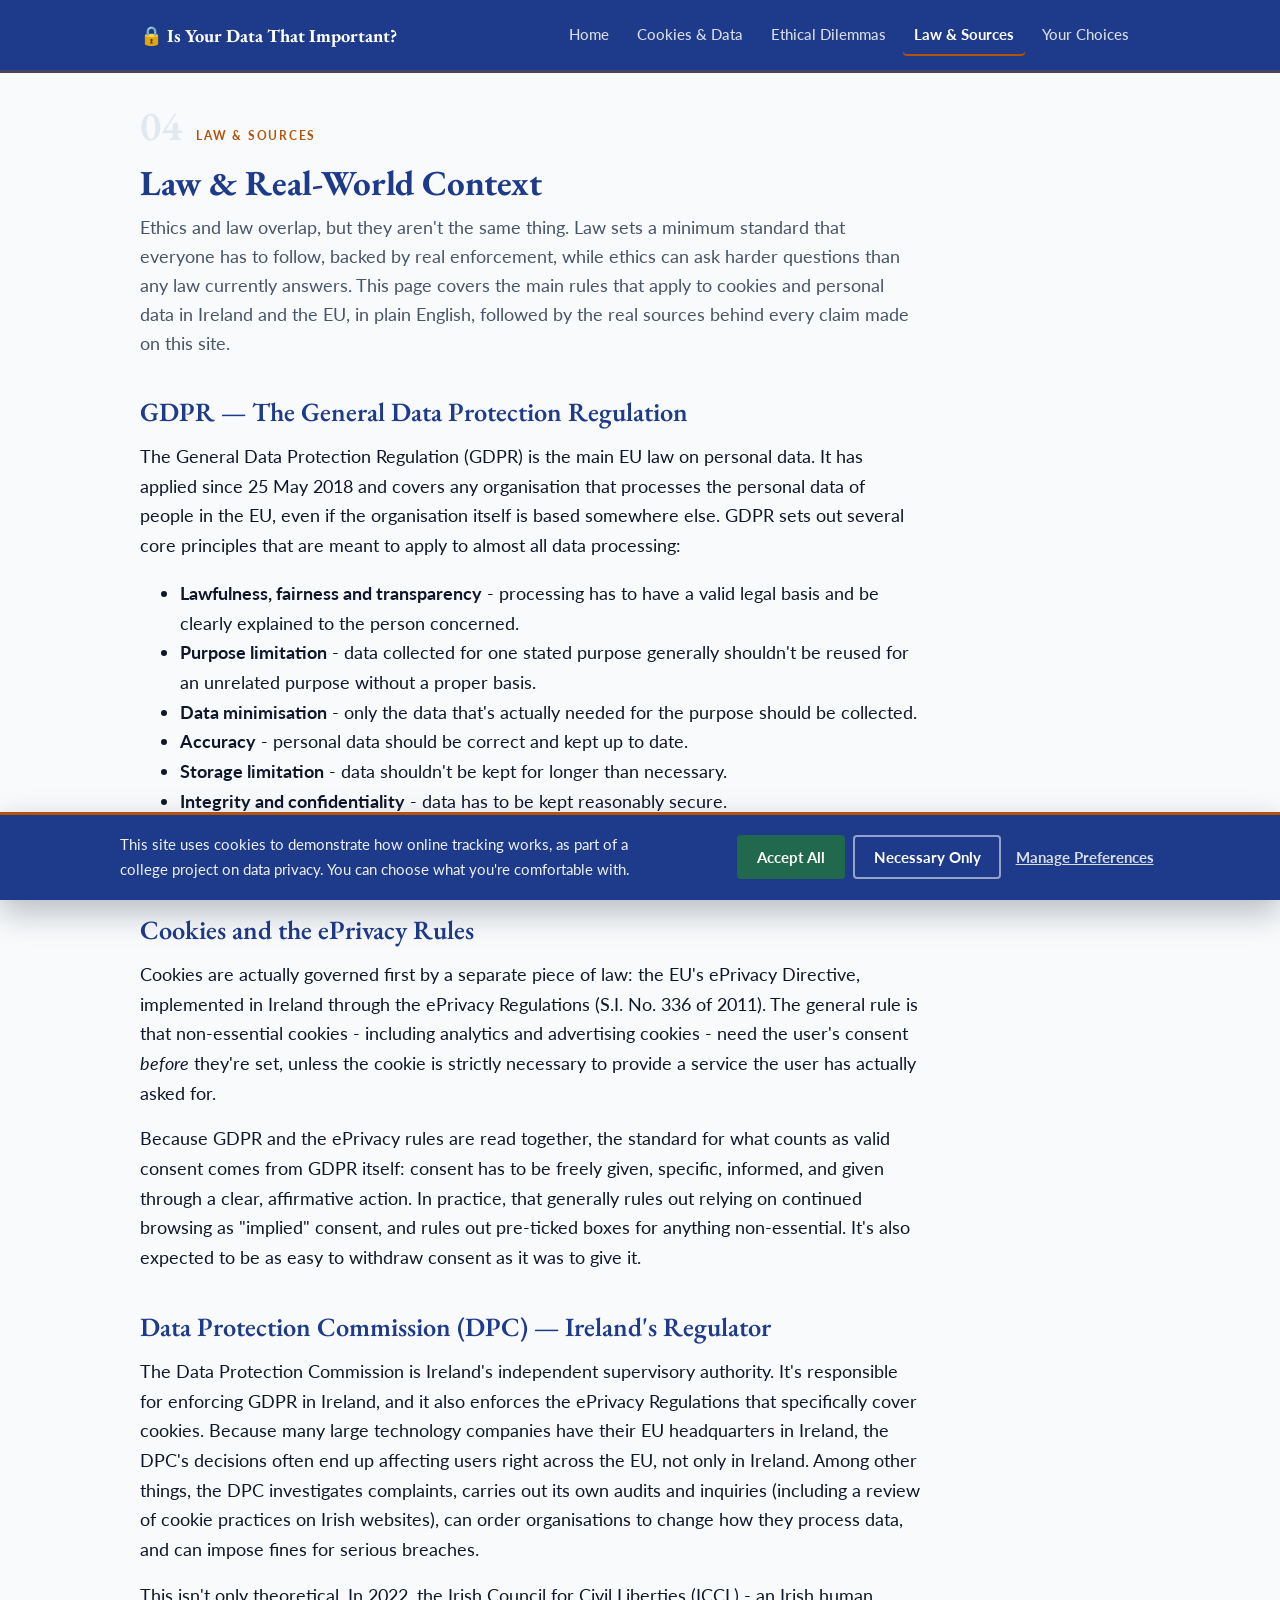
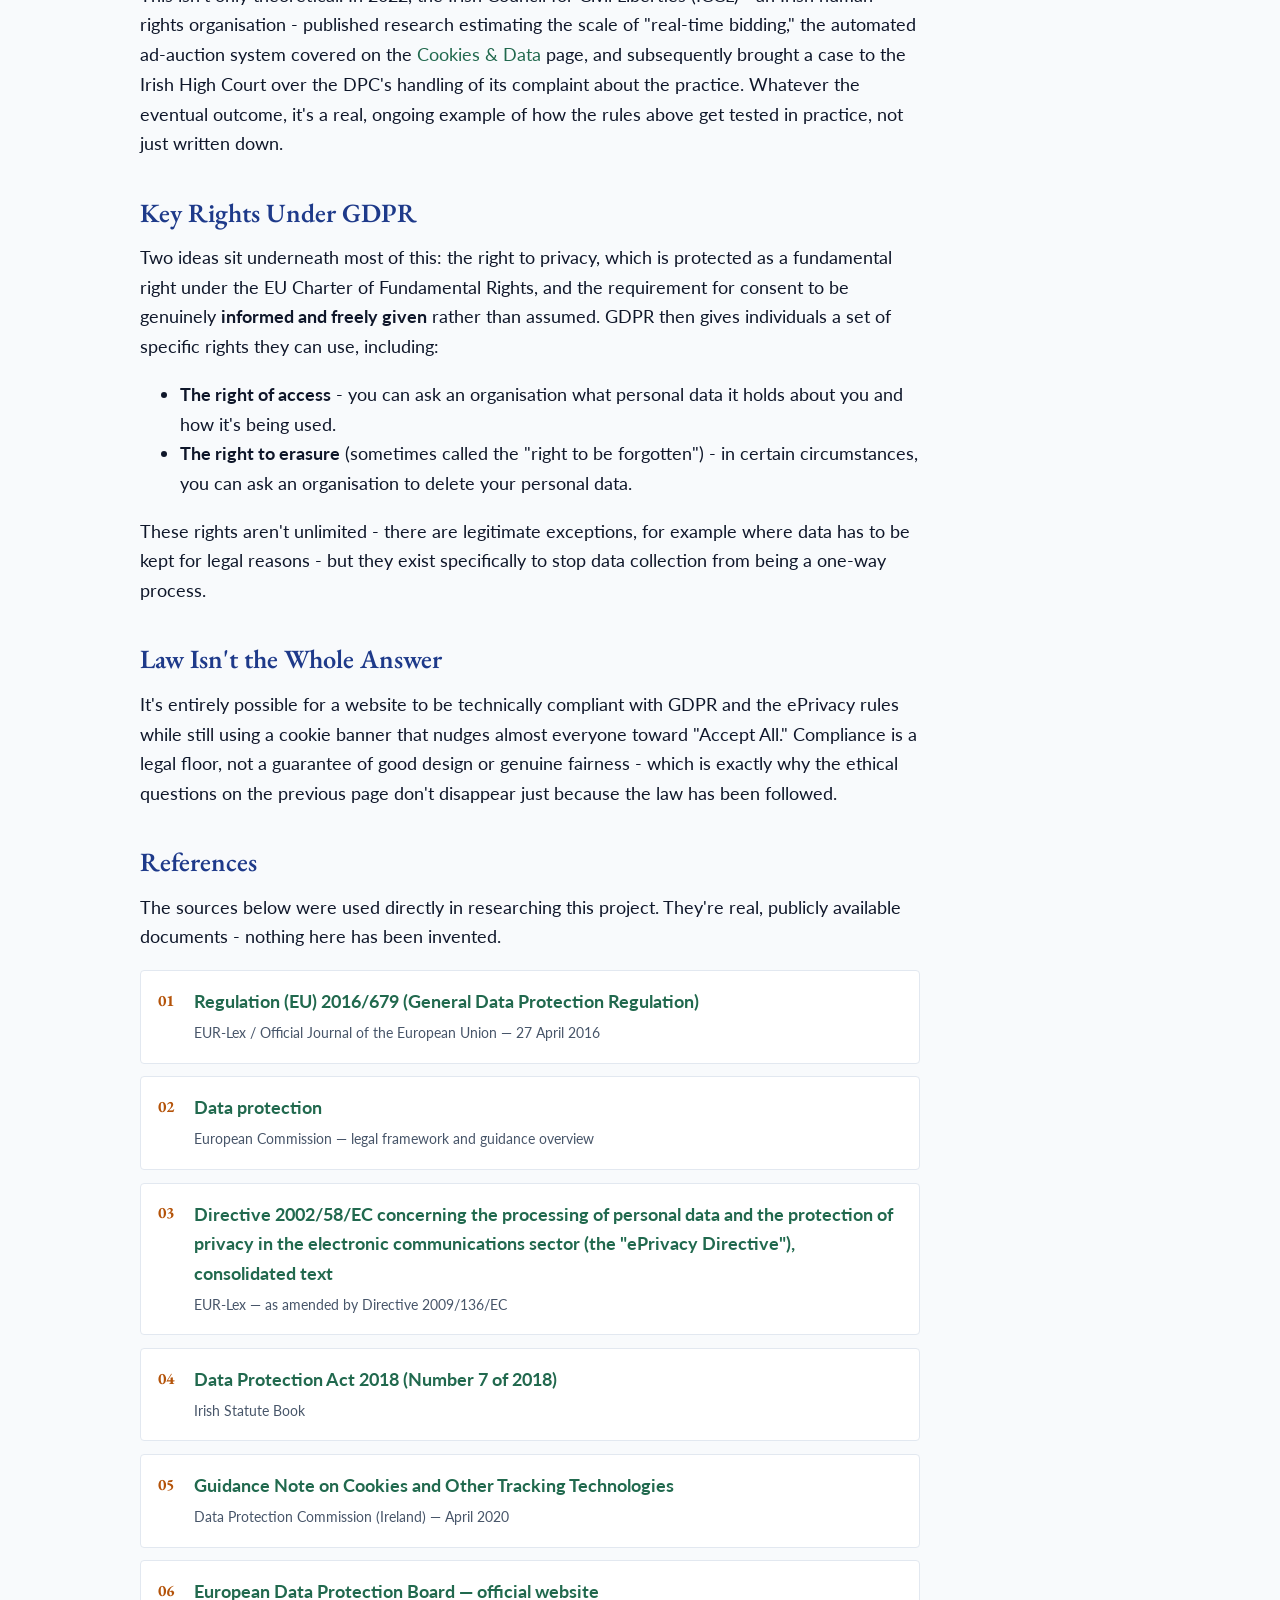
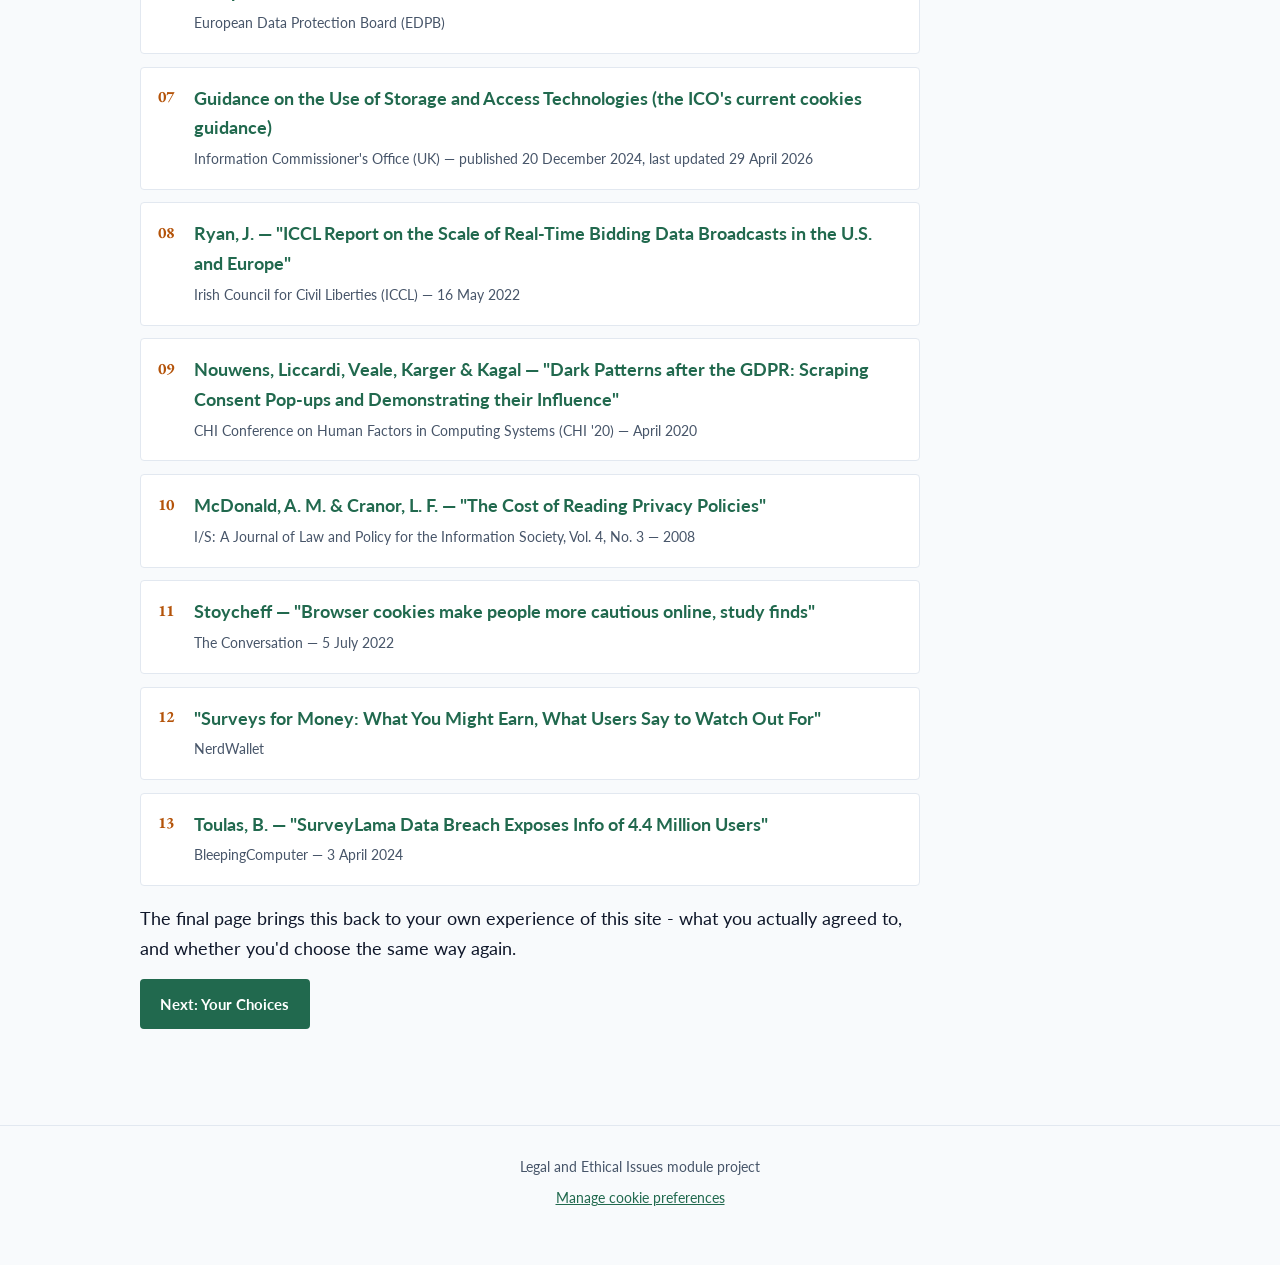
<file: law.html>
<!DOCTYPE html>
<html lang="en">
<head>
<meta charset="UTF-8">
<script>document.documentElement.classList.add('js-enabled');</script>
<meta name="viewport" content="width=device-width, initial-scale=1.0">
<title>Is Your Data That Important? — Law &amp; Sources</title>
<meta name="description" content="GDPR, the ePrivacy rules on cookies, Ireland's Data Protection Commission, key data rights, and a list of real, verifiable sources.">
<link rel="icon" href="data:image/svg+xml,%3Csvg xmlns='http://www.w3.org/2000/svg' viewBox='0 0 100 100'%3E%3Ctext y='.9em' font-size='90'%3E%F0%9F%94%92%3C/text%3E%3C/svg%3E">
<link rel="stylesheet" href="style.css">
</head>
<body>

<header class="site-header">
  <div class="reading-progress" id="readingProgress"></div>
  <div class="nav-container">
    <a href="index.html" class="logo">🔒 Is Your Data That Important?</a>
    <button class="nav-toggle" id="navToggle" aria-label="Toggle navigation" aria-expanded="false">☰</button>
    <nav class="site-nav" id="siteNav">
      <a href="index.html" class="nav-link">Home</a>
      <a href="cookies.html" class="nav-link">Cookies &amp; Data</a>
      <a href="ethics.html" class="nav-link">Ethical Dilemmas</a>
      <a href="law.html" class="nav-link active">Law &amp; Sources</a>
      <a href="choices.html" class="nav-link">Your Choices</a>
    </nav>
  </div>
</header>

<main>
  <div class="container">
    <p class="page-marker"><span class="page-marker-number">04</span><span class="page-marker-label">Law &amp; Sources</span></p>
    <h1>Law &amp; Real-World Context</h1>
    <p class="page-intro">Ethics and law overlap, but they aren't the same thing. Law sets a minimum standard that everyone has to follow, backed by real enforcement, while ethics can ask harder questions than any law currently answers. This page covers the main rules that apply to cookies and personal data in Ireland and the EU, in plain English, followed by the real sources behind every claim made on this site.</p>

    <div id="cookieStatus" class="cookie-status"></div>

    <h2>GDPR — The General Data Protection Regulation</h2>
    <p>The General Data Protection Regulation (GDPR) is the main EU law on personal data. It has applied since 25 May 2018 and covers any organisation that processes the personal data of people in the EU, even if the organisation itself is based somewhere else. GDPR sets out several core principles that are meant to apply to almost all data processing:</p>
    <ul>
      <li><strong>Lawfulness, fairness and transparency</strong> - processing has to have a valid legal basis and be clearly explained to the person concerned.</li>
      <li><strong>Purpose limitation</strong> - data collected for one stated purpose generally shouldn't be reused for an unrelated purpose without a proper basis.</li>
      <li><strong>Data minimisation</strong> - only the data that's actually needed for the purpose should be collected.</li>
      <li><strong>Accuracy</strong> - personal data should be correct and kept up to date.</li>
      <li><strong>Storage limitation</strong> - data shouldn't be kept for longer than necessary.</li>
      <li><strong>Integrity and confidentiality</strong> - data has to be kept reasonably secure.</li>
      <li><strong>Accountability</strong> - organisations must be able to demonstrate they're actually following these principles, not just state that they do.</li>
    </ul>

    <h2>Cookies and the ePrivacy Rules</h2>
    <p>Cookies are actually governed first by a separate piece of law: the EU's ePrivacy Directive, implemented in Ireland through the ePrivacy Regulations (S.I. No. 336 of 2011). The general rule is that non-essential cookies - including analytics and advertising cookies - need the user's consent <em>before</em> they're set, unless the cookie is strictly necessary to provide a service the user has actually asked for.</p>
    <p>Because GDPR and the ePrivacy rules are read together, the standard for what counts as valid consent comes from GDPR itself: consent has to be freely given, specific, informed, and given through a clear, affirmative action. In practice, that generally rules out relying on continued browsing as "implied" consent, and rules out pre-ticked boxes for anything non-essential. It's also expected to be as easy to withdraw consent as it was to give it.</p>

    <h2>Data Protection Commission (DPC) — Ireland's Regulator</h2>
    <p>The Data Protection Commission is Ireland's independent supervisory authority. It's responsible for enforcing GDPR in Ireland, and it also enforces the ePrivacy Regulations that specifically cover cookies. Because many large technology companies have their EU headquarters in Ireland, the DPC's decisions often end up affecting users right across the EU, not only in Ireland. Among other things, the DPC investigates complaints, carries out its own audits and inquiries (including a review of cookie practices on Irish websites), can order organisations to change how they process data, and can impose fines for serious breaches.</p>
    <p>This isn't only theoretical. In 2022, the Irish Council for Civil Liberties (ICCL) - an Irish human rights organisation - published research estimating the scale of "real-time bidding," the automated ad-auction system covered on the <a href="cookies.html">Cookies &amp; Data</a> page, and subsequently brought a case to the Irish High Court over the DPC's handling of its complaint about the practice. Whatever the eventual outcome, it's a real, ongoing example of how the rules above get tested in practice, not just written down.</p>

    <h2>Key Rights Under GDPR</h2>
    <p>Two ideas sit underneath most of this: the right to privacy, which is protected as a fundamental right under the EU Charter of Fundamental Rights, and the requirement for consent to be genuinely <strong>informed and freely given</strong> rather than assumed. GDPR then gives individuals a set of specific rights they can use, including:</p>
    <ul>
      <li><strong>The right of access</strong> - you can ask an organisation what personal data it holds about you and how it's being used.</li>
      <li><strong>The right to erasure</strong> (sometimes called the "right to be forgotten") - in certain circumstances, you can ask an organisation to delete your personal data.</li>
    </ul>
    <p>These rights aren't unlimited - there are legitimate exceptions, for example where data has to be kept for legal reasons - but they exist specifically to stop data collection from being a one-way process.</p>

    <h2>Law Isn't the Whole Answer</h2>
    <p>It's entirely possible for a website to be technically compliant with GDPR and the ePrivacy rules while still using a cookie banner that nudges almost everyone toward "Accept All." Compliance is a legal floor, not a guarantee of good design or genuine fairness - which is exactly why the ethical questions on the previous page don't disappear just because the law has been followed.</p>

    <h2>References</h2>
    <p>The sources below were used directly in researching this project. They're real, publicly available documents - nothing here has been invented.</p>
    <ul class="reference-list">
      <li>
        <a class="ref-title" href="https://eur-lex.europa.eu/eli/reg/2016/679/oj" target="_blank" rel="noopener noreferrer">Regulation (EU) 2016/679 (General Data Protection Regulation)</a>
        <span class="ref-meta">EUR-Lex / Official Journal of the European Union — 27 April 2016</span>
      </li>
      <li>
        <a class="ref-title" href="https://commission.europa.eu/law/law-topic/data-protection_en" target="_blank" rel="noopener noreferrer">Data protection</a>
        <span class="ref-meta">European Commission — legal framework and guidance overview</span>
      </li>
      <li>
        <a class="ref-title" href="https://eur-lex.europa.eu/eli/dir/2002/58/2009-12-19" target="_blank" rel="noopener noreferrer">Directive 2002/58/EC concerning the processing of personal data and the protection of privacy in the electronic communications sector (the "ePrivacy Directive"), consolidated text</a>
        <span class="ref-meta">EUR-Lex — as amended by Directive 2009/136/EC</span>
      </li>
      <li>
        <a class="ref-title" href="https://www.irishstatutebook.ie/eli/2018/act/7/enacted/en/html" target="_blank" rel="noopener noreferrer">Data Protection Act 2018 (Number 7 of 2018)</a>
        <span class="ref-meta">Irish Statute Book</span>
      </li>
      <li>
        <a class="ref-title" href="https://www.dataprotection.ie/sites/default/files/uploads/2020-04/Guidance%20note%20on%20cookies%20and%20other%20tracking%20technologies.pdf" target="_blank" rel="noopener noreferrer">Guidance Note on Cookies and Other Tracking Technologies</a>
        <span class="ref-meta">Data Protection Commission (Ireland) — April 2020</span>
      </li>
      <li>
        <a class="ref-title" href="https://edpb.europa.eu/edpb_en" target="_blank" rel="noopener noreferrer">European Data Protection Board — official website</a>
        <span class="ref-meta">European Data Protection Board (EDPB)</span>
      </li>
      <li>
        <a class="ref-title" href="https://ico.org.uk/for-organisations/direct-marketing-and-privacy-and-electronic-communications/guidance-on-the-use-of-storage-and-access-technologies/" target="_blank" rel="noopener noreferrer">Guidance on the Use of Storage and Access Technologies (the ICO's current cookies guidance)</a>
        <span class="ref-meta">Information Commissioner's Office (UK) — published 20 December 2024, last updated 29 April 2026</span>
      </li>
      <li>
        <a class="ref-title" href="https://www.iccl.ie/news/iccl-report-on-the-scale-of-real-time-bidding-data-broadcasts-in-the-u-s-and-europe/" target="_blank" rel="noopener noreferrer">Ryan, J. — "ICCL Report on the Scale of Real-Time Bidding Data Broadcasts in the U.S. and Europe"</a>
        <span class="ref-meta">Irish Council for Civil Liberties (ICCL) — 16 May 2022</span>
      </li>
      <li>
        <a class="ref-title" href="https://doi.org/10.1145/3313831.3376321" target="_blank" rel="noopener noreferrer">Nouwens, Liccardi, Veale, Karger &amp; Kagal — "Dark Patterns after the GDPR: Scraping Consent Pop-ups and Demonstrating their Influence"</a>
        <span class="ref-meta">CHI Conference on Human Factors in Computing Systems (CHI '20) — April 2020</span>
      </li>
      <li>
        <a class="ref-title" href="https://lorrie.cranor.org/pubs/readingPolicyCost-authorDraft.pdf" target="_blank" rel="noopener noreferrer">McDonald, A. M. &amp; Cranor, L. F. — "The Cost of Reading Privacy Policies"</a>
        <span class="ref-meta">I/S: A Journal of Law and Policy for the Information Society, Vol. 4, No. 3 — 2008</span>
      </li>
      <li>
        <a class="ref-title" href="https://theconversation.com/browser-cookies-make-people-more-cautious-online-study-finds-184219" target="_blank" rel="noopener noreferrer">Stoycheff — "Browser cookies make people more cautious online, study finds"</a>
        <span class="ref-meta">The Conversation — 5 July 2022</span>
      </li>
      <li>
        <a class="ref-title" href="https://www.nerdwallet.com/article/finance/surveys-for-money-site-reviews" target="_blank" rel="noopener noreferrer">"Surveys for Money: What You Might Earn, What Users Say to Watch Out For"</a>
        <span class="ref-meta">NerdWallet</span>
      </li>
      <li>
        <a class="ref-title" href="https://www.bleepingcomputer.com/news/security/surveylama-data-breach-exposes-info-of-44-million-users/" target="_blank" rel="noopener noreferrer">Toulas, B. — "SurveyLama Data Breach Exposes Info of 4.4 Million Users"</a>
        <span class="ref-meta">BleepingComputer — 3 April 2024</span>
      </li>
    </ul>

    <p>The final page brings this back to your own experience of this site - what you actually agreed to, and whether you'd choose the same way again.</p>
    <p><a href="choices.html" class="btn btn-primary" style="color:#fff;">Next: Your Choices</a></p>
  </div>
</main>

<footer class="site-footer">
  <div class="container">
    <p>Legal and Ethical Issues module project<!-- add your name and student number here --></p>
    <p><button id="cookieSettingsLink" class="link-button" type="button">Manage cookie preferences</button></p>
  </div>
</footer>

<div class="cookie-banner" id="cookieBanner" hidden>
  <div class="cookie-banner-content">
    <p>This site uses cookies to demonstrate how online tracking works, as part of a college project on data privacy. You can choose what you're comfortable with.</p>
    <div class="cookie-banner-buttons">
      <button id="acceptAllBtn" class="btn btn-primary" type="button">Accept All</button>
      <button id="necessaryOnlyBtn" class="btn btn-secondary" type="button">Necessary Only</button>
      <button id="managePrefsBtn" class="btn btn-text" type="button">Manage Preferences</button>
    </div>
  </div>
</div>

<div class="modal-overlay" id="prefsModalOverlay" hidden>
  <div class="modal" role="dialog" aria-modal="true" aria-labelledby="prefsModalTitle">
    <h2 id="prefsModalTitle">Manage Cookie Preferences</h2>
    <p>Choose which categories of cookies you're okay with. You can change this at any time from the link in the footer.</p>

    <div class="pref-row">
      <div>
        <h3>Necessary</h3>
        <p>Required for the site to work properly, including remembering your cookie choice itself. These can't be switched off.</p>
      </div>
      <input type="checkbox" checked disabled aria-label="Necessary cookies, always on">
    </div>

    <div class="pref-row">
      <div>
        <h3>Analytics</h3>
        <p>Would normally be used to understand how visitors use a site - which pages they visit, how long they stay, and what device or browser they're using.</p>
      </div>
      <input type="checkbox" id="analyticsCheckbox" aria-label="Analytics cookies">
    </div>

    <div class="pref-row">
      <div>
        <h3>Advertising / Tracking</h3>
        <p>Would normally be used to track behaviour across sites and build a profile for targeted advertising.</p>
      </div>
      <input type="checkbox" id="advertisingCheckbox" aria-label="Advertising and tracking cookies">
    </div>

    <div class="modal-buttons">
      <button id="savePrefsBtn" class="btn btn-primary" type="button" style="background:var(--accent);border-color:var(--accent);color:#fff;">Save Preferences</button>
      <button id="closeModalBtn" class="btn btn-text" type="button" style="color:var(--text-muted);">Cancel</button>
    </div>
  </div>
</div>

<script src="script.js"></script>
</body>
</html>
</file>
<file: style.css>
/* ===================================================================
   Is Your Data That Important? — stylesheet
   Legal and Ethical Issues module project

   Palette and type pairing informed by the "Legal Services" / "Accessible
   & Ethical" + "Minimalism & Swiss Style" recommendations (navy + gold,
   EB Garamond / Lato). All text/background pairs below were checked
   against WCAG 2.1 contrast math before use.
   =================================================================== */

@import url('https://fonts.googleapis.com/css2?family=EB+Garamond:wght@400;500;600;700&family=Lato:wght@300;400;700&display=swap');

:root {
  /* colours - "authority navy + trust gold", green kept as the action/accept
     colour per the original brief (green or blue). Every pair used for text
     has been contrast-checked: 4.5:1+ for normal text against its background. */
  --navy: #1e3a8a;         /* 10.4:1 against white */
  --bg: #f8fafc;
  --card-bg: #ffffff;
  --text: #0f172a;         /* 17.1:1 against --bg */
  --text-muted: #475569;   /* 7.2:1 against --bg */
  --accent: #21694e;       /* 6.6:1 against white - used for buttons/links/accept */
  --accent-light: #2f8f6b; /* decorative only (borders, tints) - not for white text */
  --accent-hover: #184f39; /* 9.5:1 against white */
  --gold: #b45309;         /* 4.8:1 against white/--bg - brand/authority accent */
  --border: #e2e8f0;
  --yes: #21694e;
  --no: #dc2626;           /* 4.6:1+ against white/--bg */

  /* layout */
  --max-width: 1040px;
  --radius: 4px;
  --shadow-elevated: 0 12px 32px rgba(15, 23, 42, 0.28);
  --font-heading: 'EB Garamond', Georgia, 'Times New Roman', serif;
  --font-body: 'Lato', system-ui, -apple-system, 'Segoe UI', Roboto, Arial, sans-serif;
}

* {
  box-sizing: border-box;
}

html {
  scroll-behavior: smooth;
}

body {
  margin: 0;
  font-family: var(--font-body);
  color: var(--text);
  background: var(--bg);
  line-height: 1.65;
  font-size: 18px;
  animation: page-fade-in 0.45s ease;
}

@keyframes page-fade-in {
  from { opacity: 0; }
  to { opacity: 1; }
}

/* ---------------- Editorial page marker (large number + small label) ---------------- */

.page-marker {
  display: flex;
  align-items: baseline;
  gap: 0.9rem;
  margin: 0 0 0.9rem;
}

.page-marker-number {
  font-family: var(--font-heading);
  font-size: 2.6rem;
  font-weight: 600;
  color: var(--border);
  line-height: 1;
}

.page-marker-label {
  text-transform: uppercase;
  letter-spacing: 0.14em;
  font-size: 0.78rem;
  font-weight: 700;
  color: var(--gold);
}

/* ---------------- Animated underline for inline text links ---------------- */

main a:not(.btn):not(.link-button) {
  text-decoration: none;
  background-image: linear-gradient(currentColor, currentColor);
  background-repeat: no-repeat;
  background-position: left bottom;
  background-size: 0% 1.5px;
  transition: background-size 0.3s cubic-bezier(0.22, 1, 0.36, 1);
}

main a:not(.btn):not(.link-button):hover,
main a:not(.btn):not(.link-button):focus-visible {
  background-size: 100% 1.5px;
}

/* ---------------- Scroll reveal (progressive enhancement only) ---------------- */
/* Without JS (no .js-enabled on <html>), everything stays fully visible. */

.js-enabled .reveal {
  opacity: 0;
  transform: translateY(18px);
  transition: opacity 0.6s cubic-bezier(0.22, 1, 0.36, 1),
              transform 0.6s cubic-bezier(0.22, 1, 0.36, 1);
}

.js-enabled .reveal.is-visible {
  opacity: 1;
  transform: translateY(0);
}

h1, h2, h3, h4 {
  font-family: var(--font-heading);
  line-height: 1.25;
  font-weight: 600;
  color: var(--navy);
}

h1 { font-size: 2.2rem; font-weight: 700; margin: 0 0 0.5rem; }
h2 { font-size: 1.65rem; margin: 2.3rem 0 0.9rem; }
h3 { font-size: 1.25rem; margin: 1.2rem 0 0.5rem; }

p { margin: 0 0 1rem; }

a {
  color: var(--accent);
}

a:hover {
  text-decoration-thickness: 2px;
}

img, svg {
  max-width: 100%;
}

:focus-visible {
  outline: 3px solid var(--accent-light);
  outline-offset: 2px;
}

/* Keep a fixed-position element (the cookie banner) from hiding whatever
   currently has keyboard focus near the bottom of the page. */
html {
  scroll-padding-bottom: 120px;
}

.container {
  max-width: var(--max-width);
  margin: 0 auto;
  padding: 0 1.25rem;
}

.page-intro {
  color: var(--text-muted);
  font-size: 1.1rem;
}

/* The page itself is wide now, for a more spacious, dynamic feel - but long
   paragraphs and text-heavy cards stay capped at a comfortable reading
   measure instead of stretching edge to edge. Headlines, the hero, the
   counter, the two-column grid and the reference index are deliberately
   left free to use the full width, so the layout has real rhythm instead
   of one uniform column. */
main .container > p,
main .container > .page-intro,
main .container > ul,
.dilemma,
.question-box,
.stat-block {
  max-width: 78ch;
}

/* ---------------- Header / navigation ---------------- */

.site-header {
  position: sticky;
  top: 0;
  z-index: 50;
  background: var(--navy);
  border-bottom: 3px solid rgba(180, 83, 9, 0.3);
  transition: box-shadow 0.3s ease;
}

.site-header.scrolled {
  box-shadow: 0 8px 24px rgba(15, 23, 42, 0.22);
}

.reading-progress {
  position: absolute;
  left: 0;
  bottom: -3px;
  height: 3px;
  width: 0%;
  background: var(--gold);
}

.nav-container {
  max-width: var(--max-width);
  margin: 0 auto;
  padding: 0.85rem 1.25rem;
  display: flex;
  align-items: center;
  justify-content: space-between;
  transition: padding 0.25s ease;
}

.site-header.scrolled .nav-container {
  padding-top: 0.6rem;
  padding-bottom: 0.6rem;
}

.logo {
  font-family: var(--font-heading);
  color: #ffffff;
  font-weight: 700;
  font-size: 1.15rem;
  text-decoration: none;
  white-space: nowrap;
}

.nav-toggle {
  display: none;
  background: none;
  border: 1px solid rgba(255, 255, 255, 0.4);
  color: #fff;
  font-size: 1.3rem;
  min-width: 44px;
  min-height: 44px;
  padding: 0.25rem 0.6rem;
  border-radius: var(--radius);
  cursor: pointer;
}

.site-nav {
  display: flex;
  gap: 0.35rem;
  flex-wrap: wrap;
}

.nav-link {
  color: #d7dce6;
  text-decoration: none;
  padding: 0.55rem 0.7rem;
  border-radius: var(--radius);
  font-size: 0.95rem;
  font-weight: 500;
  transition: background-color 0.15s ease, color 0.15s ease, box-shadow 0.15s ease;
}

.nav-link:hover {
  background: rgba(255, 255, 255, 0.08);
  color: #fff;
}

.nav-link.active {
  color: #fff;
  font-weight: 700;
  box-shadow: inset 0 -2px 0 var(--gold);
}

/* ---------------- Buttons ---------------- */

.btn {
  display: inline-block;
  font-family: var(--font-body);
  font-size: 0.95rem;
  font-weight: 700;
  padding: 0.65rem 1.15rem;
  min-height: 44px;
  border-radius: var(--radius);
  border: 2px solid transparent;
  cursor: pointer;
  text-decoration: none;
  transition: background-color 0.15s ease, border-color 0.15s ease, transform 0.1s ease;
}

.btn:hover {
  transform: translateY(-1px);
}

.btn:active {
  transform: translateY(0);
}

.btn-primary {
  background-color: var(--accent);
  background-image: linear-gradient(var(--accent-hover), var(--accent-hover));
  background-repeat: no-repeat;
  background-size: 0% 100%;
  border-color: var(--accent);
  color: #fff;
  transition: background-size 0.35s cubic-bezier(0.22, 1, 0.36, 1),
              border-color 0.15s ease, transform 0.1s ease;
}

.btn-primary:hover {
  background-size: 100% 100%;
  border-color: var(--accent-hover);
}

.btn-secondary {
  background: transparent;
  border-color: #ffffff88;
  color: #fff;
}

.btn-secondary:hover {
  border-color: #fff;
}

.btn-text {
  background: none;
  border: none;
  color: #d7dce6;
  text-decoration: underline;
  padding: 0.65rem 0.4rem;
}

.btn-text:hover {
  color: #fff;
}

.link-button {
  background: none;
  border: none;
  color: var(--accent);
  text-decoration: underline;
  font-family: var(--font-body);
  font-size: 0.9rem;
  cursor: pointer;
  padding: 0.35rem 0.1rem;
  min-height: 24px;
}

/* ---------------- Hero (home page) ---------------- */

.hero {
  padding: 3.4rem 0 2.4rem;
  border-bottom: 1px solid var(--border);
}

.hero h1 {
  font-size: clamp(2.2rem, 6.5vw, 4.2rem);
  margin: 0;
}

.hero-headline .line {
  display: block;
  opacity: 0;
  transform: translateY(22px);
  animation: hero-line-in 0.8s cubic-bezier(0.22, 1, 0.36, 1) forwards;
}

.hero-headline .line:nth-child(2) {
  animation-delay: 0.15s;
}

@keyframes hero-line-in {
  to { opacity: 1; transform: translateY(0); }
}

.hero-rule {
  display: block;
  height: 2px;
  width: 0;
  background: var(--gold);
  margin: 1.6rem 0;
  animation: hero-rule-grow 0.8s cubic-bezier(0.22, 1, 0.36, 1) forwards;
  animation-delay: 0.55s;
}

@keyframes hero-rule-grow {
  to { width: 88px; }
}

.hero .subtitle {
  font-size: 1.2rem;
  color: var(--text-muted);
  max-width: 600px;
}

.scroll-cue {
  display: flex;
  align-items: center;
  gap: 0.65rem;
  margin-top: 2.2rem;
  color: var(--text-muted);
  font-size: 0.75rem;
  text-transform: uppercase;
  letter-spacing: 0.14em;
}

.scroll-line {
  display: block;
  width: 1px;
  height: 30px;
  background: var(--gold);
  animation: scroll-cue-pulse 1.8s ease-in-out infinite;
}

@keyframes scroll-cue-pulse {
  0%, 100% { transform: scaleY(0.45); opacity: 0.45; }
  50% { transform: scaleY(1); opacity: 1; }
}

@media (prefers-reduced-motion: reduce) {
  .hero-headline .line {
    opacity: 1;
    transform: none;
    animation: none;
  }
  .hero-rule {
    width: 88px;
    animation: none;
  }
  .scroll-line {
    animation: none;
    transform: scaleY(1);
    opacity: 0.7;
  }
  body {
    animation: none;
  }
}

/* ---------------- Live scale counter (home page) ---------------- */

.counter-card {
  background: var(--navy);
  color: #eef1f6;
  border-radius: var(--radius);
  padding: 2.1rem 1.75rem;
  margin: 1.75rem 0 2rem;
  text-align: center;
  box-shadow: var(--shadow-elevated);
}

.counter-number {
  font-family: var(--font-heading);
  font-weight: 700;
  font-size: clamp(2.1rem, 7vw, 3.2rem);
  color: #ffffff;
  margin: 0 0 0.5rem;
  font-variant-numeric: tabular-nums;
}

.counter-caption {
  margin: 0;
  font-size: 0.95rem;
  color: #c9d1de;
  max-width: 480px;
  margin-left: auto;
  margin-right: auto;
}

.counter-details {
  margin-top: 1.1rem;
  text-align: left;
  font-size: 0.85rem;
  color: #c9d1de;
  border-top: 1px solid rgba(255, 255, 255, 0.15);
  padding-top: 0.9rem;
}

.counter-details summary {
  cursor: pointer;
  color: #eef1f6;
  font-weight: 700;
  text-align: center;
  min-height: 24px;
}

.counter-details p {
  margin: 0.6rem 0 0;
  color: #c9d1de;
}

.counter-details a {
  color: #fff;
}

/* ---------------- Cards ---------------- */

.card {
  background: var(--card-bg);
  border: 1px solid var(--border);
  border-radius: var(--radius);
  padding: 1.4rem 1.5rem;
  margin: 1.25rem 0;
}

.card h3 {
  margin-top: 0;
}

.two-col {
  display: grid;
  grid-template-columns: 1fr 1fr;
  gap: 1.25rem;
}

.two-col .card {
  margin: 0;
}

.card-convenience {
  border-left: 4px solid var(--accent-light);
}

.card-privacy {
  border-left: 4px solid var(--no);
}

.question-box {
  background: var(--navy);
  color: #eef1f6;
  border-radius: var(--radius);
  padding: 1.4rem 1.6rem;
  margin: 1.8rem 0;
  font-size: 1.15rem;
  font-family: var(--font-heading);
}

.question-box p {
  margin: 0;
}

.question-box.small {
  font-size: 1.05rem;
}

/* ---------------- Standalone statistic block ---------------- */

.stat-block {
  border: 1px solid var(--border);
  border-left: 4px solid var(--gold);
  border-radius: var(--radius);
  padding: 1.6rem 1.7rem;
  margin: 1.75rem 0;
  background: var(--card-bg);
}

.stat-number {
  font-family: var(--font-heading);
  font-weight: 700;
  font-size: clamp(2rem, 6vw, 2.8rem);
  color: var(--navy);
  margin: 0 0 0.4rem;
  line-height: 1;
}

.stat-caption {
  margin: 0 0 0.5rem;
}

.stat-source {
  margin: 0;
  font-size: 0.85rem;
  color: var(--text-muted);
}

/* ---------------- Ethical dilemma cards ---------------- */

.dilemma {
  position: relative;
  background: var(--card-bg);
  border: 1px solid var(--border);
  border-left: 4px solid var(--navy);
  border-radius: var(--radius);
  padding: 1.5rem 5.5rem 1.5rem 1.6rem;
  margin: 1.5rem 0;
  overflow: hidden;
}

.dilemma-number {
  position: absolute;
  top: 0.6rem;
  right: 1.3rem;
  font-family: var(--font-heading);
  font-size: 3.5rem;
  font-weight: 600;
  color: rgba(30, 58, 138, 0.08);
  line-height: 1;
  pointer-events: none;
  transition: color 0.3s ease;
}

.dilemma:hover .dilemma-number {
  color: rgba(30, 58, 138, 0.16);
}

.dilemma-eyebrow {
  text-transform: uppercase;
  letter-spacing: 0.14em;
  font-size: 0.78rem;
  font-weight: 700;
  color: var(--gold);
  margin: 0 0 0.3rem;
}

.dilemma h2 {
  margin-top: 0;
  font-size: 1.4rem;
}

@media (max-width: 700px) {
  .dilemma {
    padding-right: 1.6rem;
  }
  .dilemma-number {
    display: none;
  }
}

.dilemma .scenario {
  font-style: italic;
  color: var(--text-muted);
  border-left: 3px solid var(--border);
  padding-left: 0.9rem;
  margin: 0.9rem 0;
}

/* ---------------- Cookie banner ---------------- */

.cookie-banner {
  position: fixed;
  left: 0;
  right: 0;
  bottom: 0;
  background: var(--navy);
  color: #eef1f6;
  border-top: 3px solid var(--gold);
  padding: 1.1rem 1.25rem;
  box-shadow: var(--shadow-elevated);
  z-index: 100;
}

.cookie-banner[hidden] {
  display: none;
}

.cookie-banner-content {
  max-width: var(--max-width);
  margin: 0 auto;
  display: flex;
  flex-wrap: wrap;
  align-items: center;
  justify-content: space-between;
  gap: 1rem;
}

.cookie-banner-content p {
  margin: 0;
  max-width: 520px;
  font-size: 0.95rem;
}

.cookie-banner-buttons {
  display: flex;
  align-items: center;
  gap: 0.5rem;
  flex-wrap: wrap;
}

/* ---------------- Preferences modal ---------------- */

.modal-overlay {
  position: fixed;
  inset: 0;
  background: rgba(10, 15, 25, 0.55);
  display: flex;
  align-items: center;
  justify-content: center;
  padding: 1rem;
  z-index: 200;
}

.modal-overlay[hidden] {
  display: none;
}

.modal {
  background: #fff;
  border-radius: var(--radius);
  max-width: 520px;
  width: 100%;
  max-height: 90vh;
  overflow-y: auto;
  padding: 1.6rem 1.7rem;
  box-shadow: var(--shadow-elevated);
}

.modal h2 {
  margin-top: 0;
}

.pref-row {
  display: flex;
  justify-content: space-between;
  align-items: flex-start;
  gap: 1rem;
  padding: 0.9rem 0;
  border-top: 1px solid var(--border);
}

.pref-row h3 {
  margin: 0 0 0.3rem;
  font-size: 1.05rem;
}

.pref-row p {
  margin: 0;
  font-size: 0.9rem;
  color: var(--text-muted);
}

.pref-row input[type="checkbox"] {
  width: 22px;
  height: 22px;
  margin-top: 0.2rem;
  flex-shrink: 0;
}

.modal-buttons {
  display: flex;
  gap: 0.6rem;
  margin-top: 1.3rem;
  flex-wrap: wrap;
}

.modal-buttons .btn-primary {
  background: var(--accent);
  border-color: var(--accent);
}

.modal-buttons .btn-text {
  color: var(--text-muted);
}

/* ---------------- Cookie status strip (site-wide) ---------------- */

.cookie-status {
  display: none;
  align-items: center;
  gap: 0.6rem;
  flex-wrap: wrap;
  font-size: 0.85rem;
  margin: 1.4rem 0;
}

.cookie-status span {
  white-space: nowrap;
  flex-shrink: 0;
  background: #eef2ee;
  border: 1px solid var(--border);
  border-radius: 999px;
  padding: 0.35rem 0.85rem;
}

/* ---------------- Simulated ad box ---------------- */

.ad-box {
  border: 1px dashed var(--border);
  border-radius: var(--radius);
  padding: 1rem 1.2rem;
  margin: 1.5rem 0;
  background: #fbfbfb;
}

.ad-box.ad-active {
  border-style: solid;
  border-color: var(--accent-light);
  background: #f1f8f4;
}

.ad-box .ad-label {
  font-weight: 700;
  font-size: 0.85rem;
  color: var(--text-muted);
  margin: 0 0 0.4rem;
}

.ad-box .ad-note {
  font-size: 0.85rem;
  color: var(--text-muted);
  margin: 0.4rem 0 0;
}

/* ---------------- Choices page ---------------- */

.choice-row {
  display: flex;
  justify-content: space-between;
  align-items: center;
  padding: 0.7rem 0;
  border-bottom: 1px solid var(--border);
}

.choice-row:last-child {
  border-bottom: none;
}

.choice-status {
  font-weight: 700;
}

.choice-status.yes { color: var(--yes); }
.choice-status.no { color: var(--no); }

.reflect-item {
  border: 1px solid var(--border);
  border-radius: var(--radius);
  margin: 0.8rem 0;
  overflow: hidden;
}

.reflect-question {
  width: 100%;
  display: flex;
  align-items: center;
  justify-content: space-between;
  gap: 1rem;
  text-align: left;
  background: var(--card-bg);
  border: none;
  padding: 0.9rem 1.1rem;
  font-family: var(--font-body);
  font-size: 1.05rem;
  font-weight: 700;
  color: var(--text);
  cursor: pointer;
  transition: background-color 0.15s ease;
}

.reflect-question:hover {
  background: #f0f1f3;
}

.reflect-icon {
  font-family: var(--font-heading);
  font-size: 1.4rem;
  font-weight: 600;
  color: var(--gold);
  flex-shrink: 0;
  transition: transform 0.3s cubic-bezier(0.22, 1, 0.36, 1);
}

.reflect-item.open .reflect-icon {
  transform: rotate(45deg);
}

.reflect-answer {
  max-height: 0;
  overflow: hidden;
  padding: 0 1.1rem;
  color: var(--text-muted);
  font-size: 0.97rem;
  transition: max-height 0.25s ease, padding 0.25s ease;
}

.reflect-item.open .reflect-answer {
  max-height: 260px;
  padding: 0 1.1rem 1rem;
}

.final-reflection {
  font-family: var(--font-heading);
  text-align: center;
  font-size: 1.4rem;
  font-style: italic;
  color: var(--navy);
  border-top: 2px solid var(--gold);
  border-bottom: 2px solid var(--gold);
  padding: 2rem 1rem;
  margin: 2.5rem 0;
}

/* ---------------- References list (law page) ---------------- */

.reference-list {
  list-style: none;
  padding: 0;
  counter-reset: ref;
}

.reference-list li {
  position: relative;
  background: var(--card-bg);
  border: 1px solid var(--border);
  border-radius: var(--radius);
  padding: 1rem 1.2rem 1rem 3.3rem;
  margin-bottom: 0.8rem;
}

.reference-list li::before {
  counter-increment: ref;
  content: counter(ref, decimal-leading-zero);
  position: absolute;
  left: 1.05rem;
  top: 1.05rem;
  font-family: var(--font-heading);
  font-weight: 700;
  font-size: 1rem;
  color: var(--gold);
}

.reference-list .ref-title {
  font-weight: 700;
  display: block;
}

.reference-list .ref-meta {
  color: var(--text-muted);
  font-size: 0.9rem;
}

/* ---------------- Responsibility table (ethics page) ---------------- */

.responsibility-list {
  padding-left: 1.1rem;
}

.responsibility-list li {
  margin-bottom: 0.5rem;
}

/* ---------------- Footer ---------------- */

.site-footer {
  border-top: 1px solid var(--border);
  margin-top: 3rem;
  padding: 1.5rem 0 3rem;
  color: var(--text-muted);
  font-size: 0.9rem;
  text-align: center;
}

.site-footer p {
  margin: 0.3rem 0;
}

main {
  padding-bottom: 2rem;
}

main > .container {
  padding-top: 2rem;
}

/* ---------------- Responsive ---------------- */

@media (max-width: 700px) {
  .nav-toggle {
    display: inline-block;
  }

  .site-nav {
    display: none;
    flex-direction: column;
    width: 100%;
    gap: 0.2rem;
    padding-top: 0.6rem;
  }

  .site-nav.open {
    display: flex;
  }

  .nav-container {
    flex-wrap: wrap;
  }

  .two-col {
    grid-template-columns: 1fr;
  }

  .hero h1 {
    font-size: 1.9rem;
  }

  .cookie-banner-content {
    flex-direction: column;
    align-items: flex-start;
  }
}

@media (prefers-reduced-motion: reduce) {
  html {
    scroll-behavior: auto;
  }

  .btn:hover, .btn:active {
    transform: none;
  }

  .reflect-answer {
    transition: none;
  }
}
</file>
